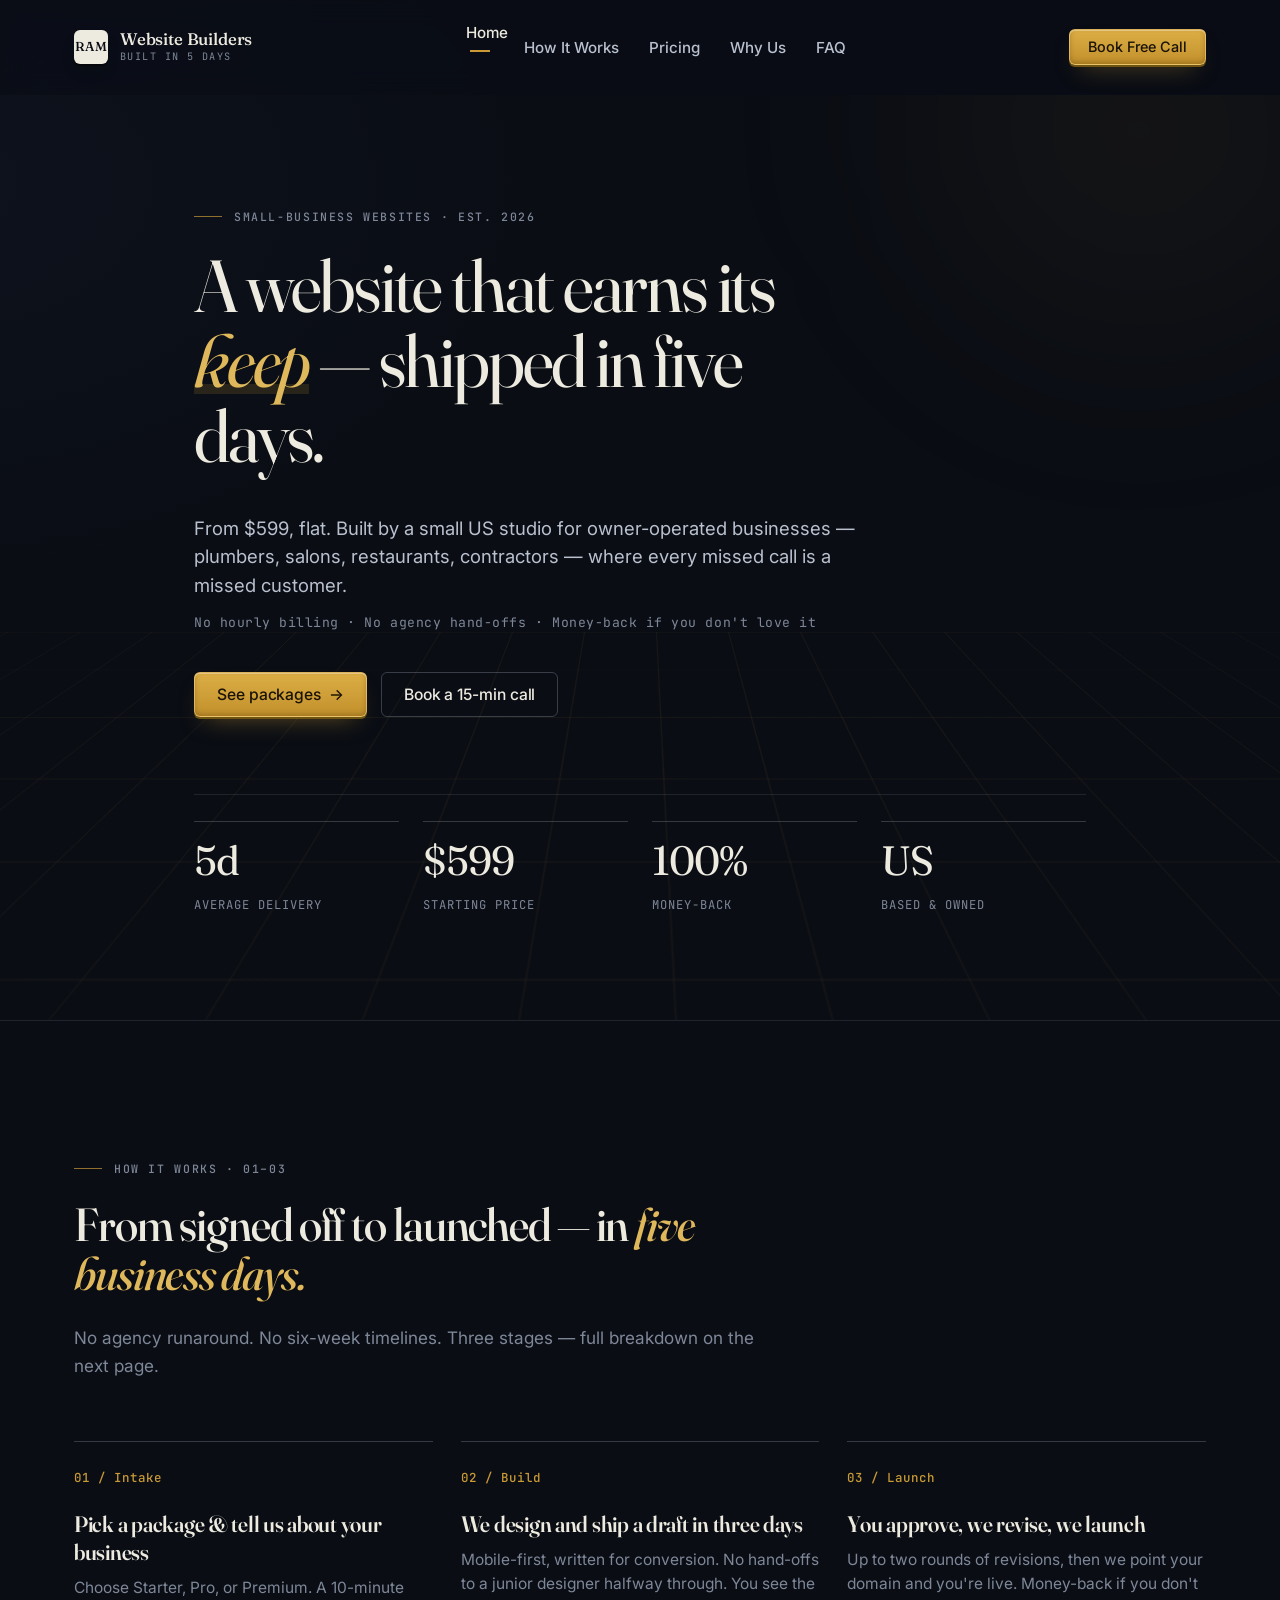
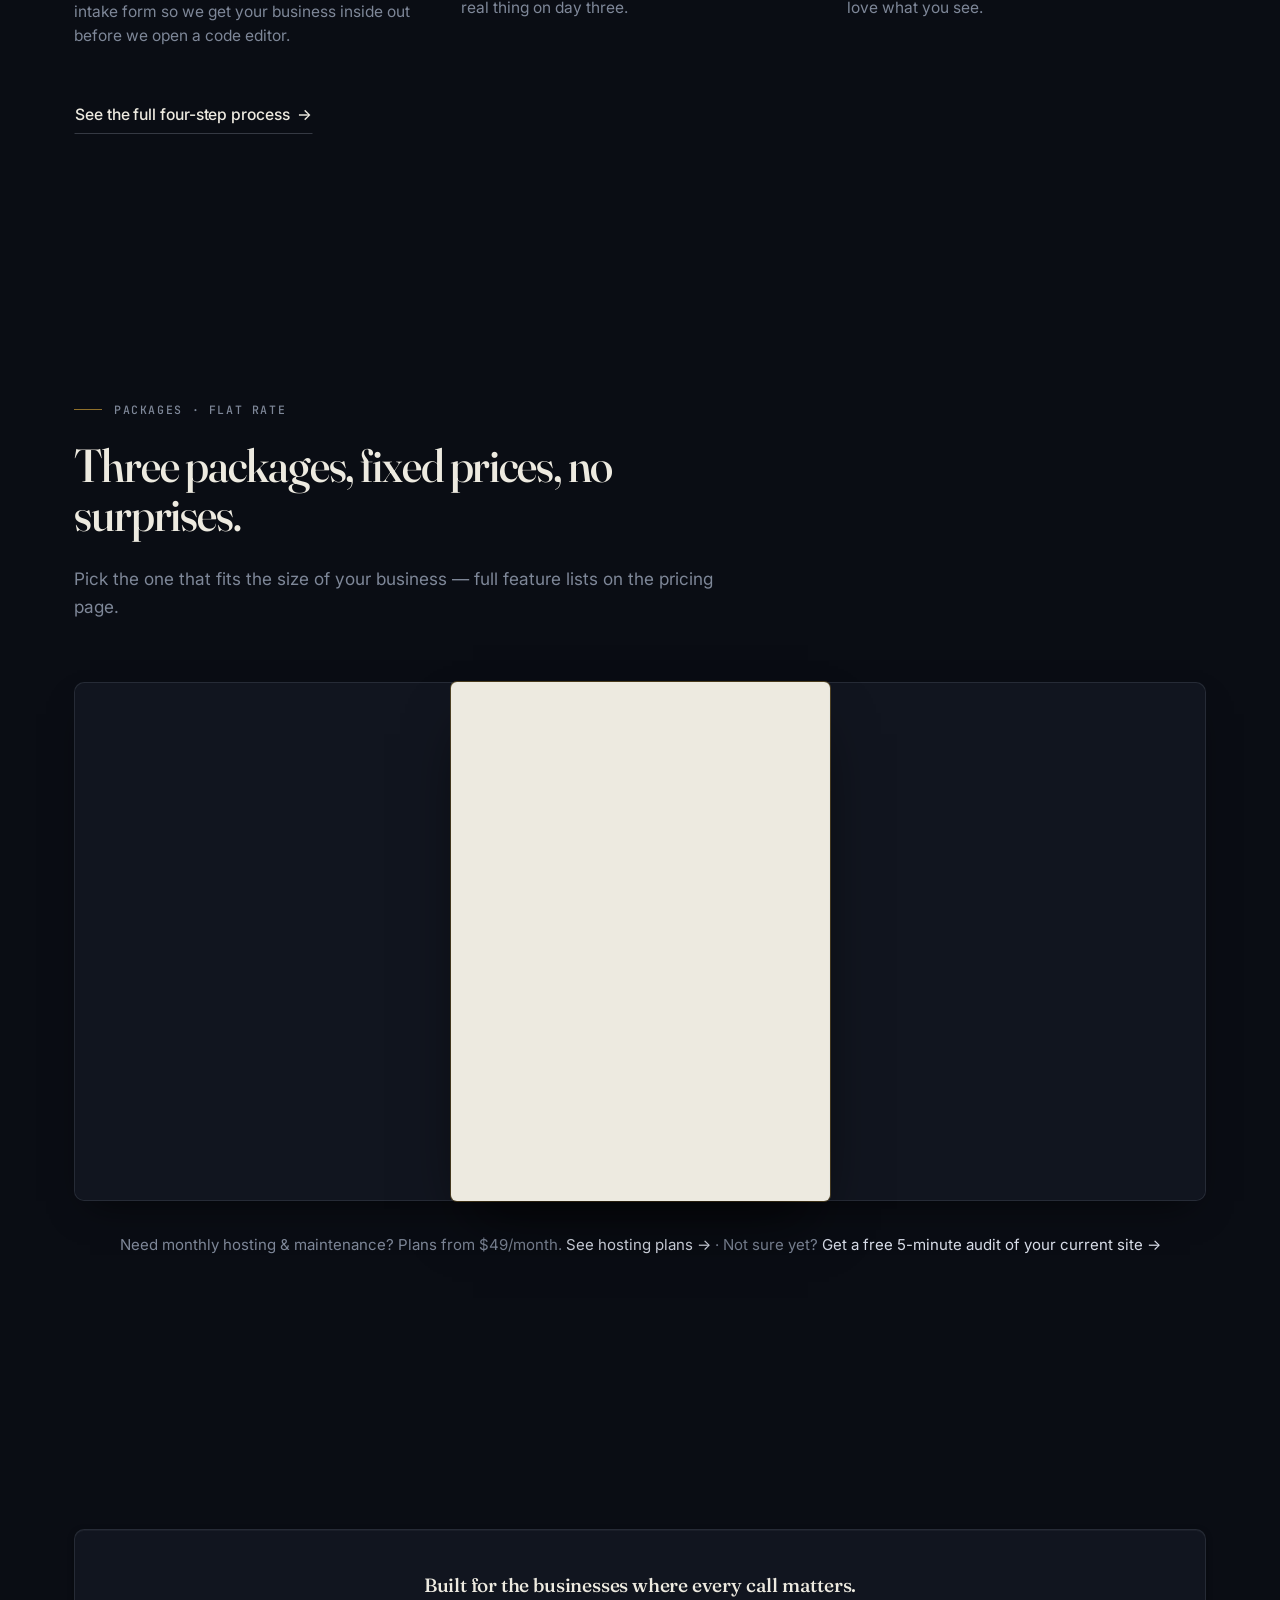
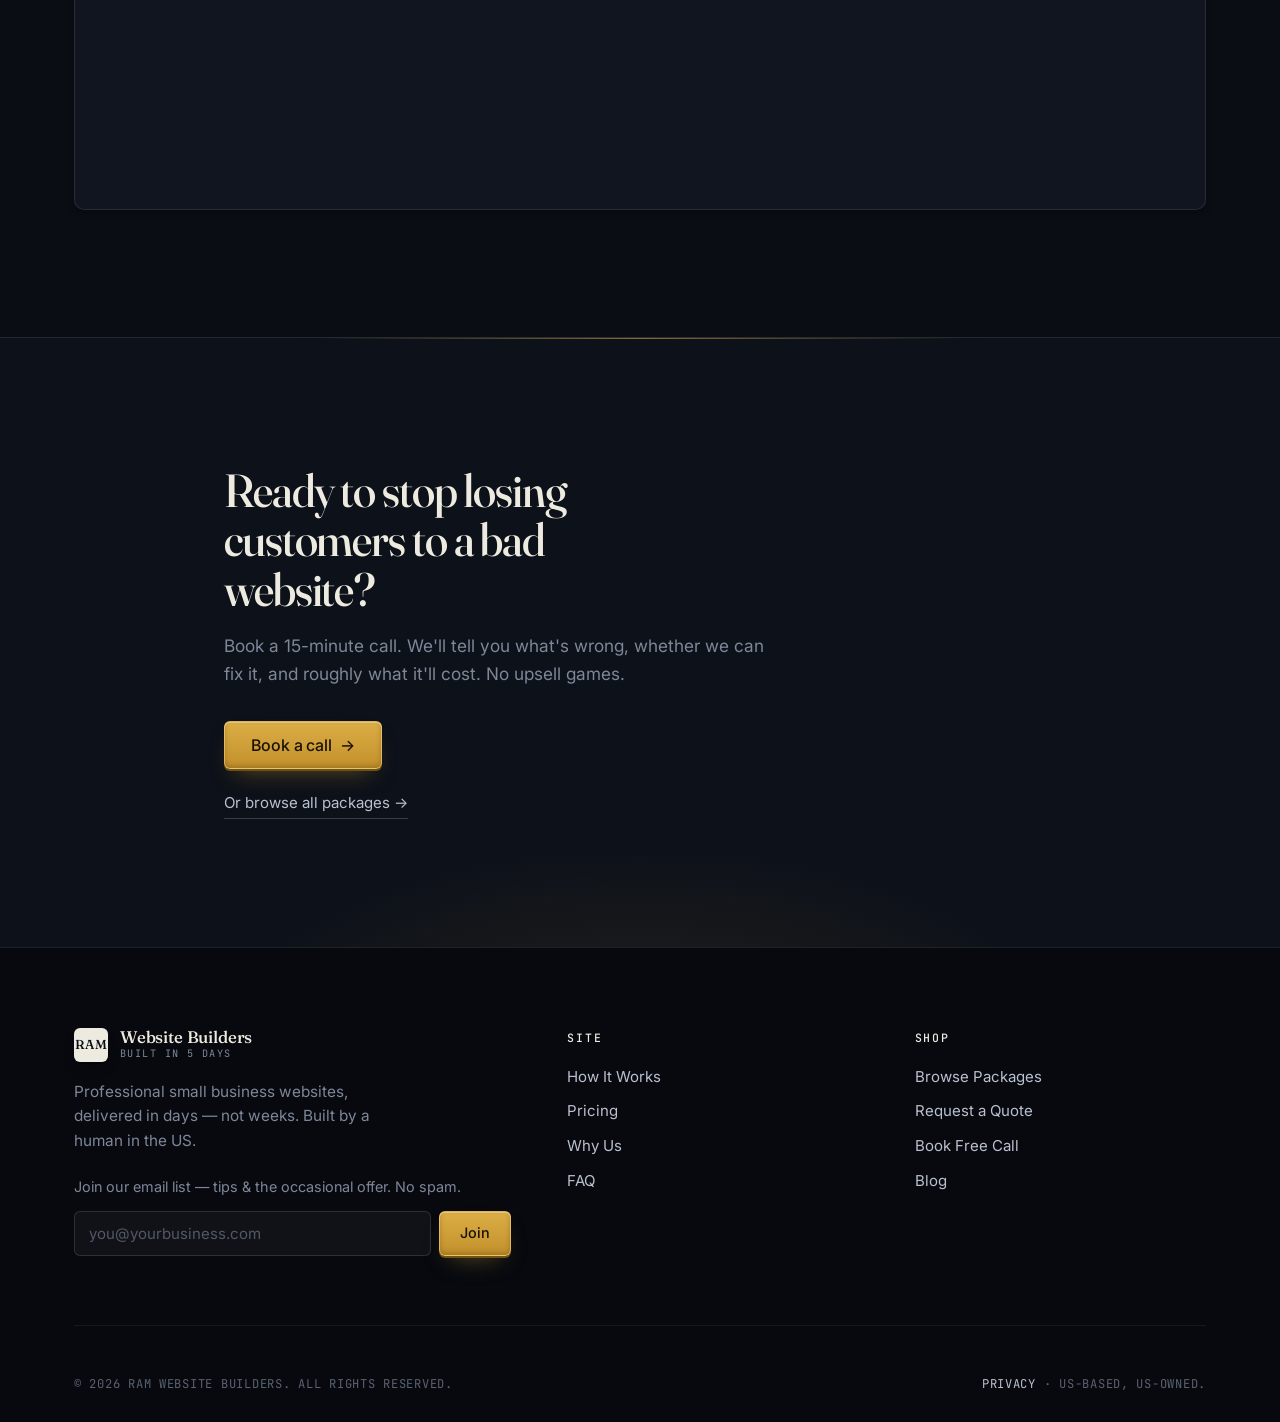
<file: index.html>
<!DOCTYPE html>
<html lang="en">
<head>
<meta charset="UTF-8">
<meta name="viewport" content="width=device-width, initial-scale=1.0">
<title>RAM Website Builders — Professional Websites Built in 5 Days, From $599</title>
<meta name="description" content="RAM Website Builders is the shop for professional small business websites — built in 5 business days for $599. Mobile-optimized, fast, money-back guaranteed.">
<meta property="og:title" content="RAM Website Builders — Professional Websites Built in 5 Days">
<meta property="og:description" content="Professional small business websites built in 5 business days. From $599. Money-back guaranteed.">
<meta property="og:type" content="website">
<meta name="twitter:card" content="summary_large_image">
<link rel="canonical" href="https://ramwebsites.com/">
<meta property="og:url" content="https://ramwebsites.com/">
<meta property="og:site_name" content="RAM Website Builders">
<meta property="og:image" content="https://ramwebsites.com/assets/og-image.png">
<meta property="og:image:width" content="1200">
<meta property="og:image:height" content="630">
<meta name="twitter:image" content="https://ramwebsites.com/assets/og-image.png">
<link rel="icon" type="image/svg+xml" href="/assets/favicon.svg">
<link rel="preconnect" href="https://fonts.googleapis.com">
<link rel="preconnect" href="https://fonts.gstatic.com" crossorigin>
<link href="https://fonts.googleapis.com/css2?family=Fraunces:ital,opsz,wght@0,9..144,400..600;1,9..144,400..600&family=Inter:wght@400;500;600&family=JetBrains+Mono:wght@400;500&display=swap" rel="stylesheet">
<link rel="stylesheet" href="/assets/style.css?v=6">
<script type="application/ld+json">
{
 "@context": "https://schema.org",
 "@type": "ProfessionalService",
 "name": "RAM Website Builders",
 "url": "https://ramwebsites.com/",
 "description": "Professional small-business websites built in 5 business days, from $599 flat. Mobile-first, money-back guaranteed. US-based and US-owned.",
 "email": "richard.harmon8976@gmail.com",
 "priceRange": "$599-$1,799",
 "areaServed": {
  "@type": "Country",
  "name": "United States"
 },
 "makesOffer": [
  {
   "@type": "Offer",
   "name": "Starter Website Package",
   "price": "599",
   "priceCurrency": "USD",
   "description": "Five-page custom website delivered in 5 business days. Mobile-first design, contact form, basic SEO, money-back guarantee."
  },
  {
   "@type": "Offer",
   "name": "Pro Website Package",
   "price": "999",
   "priceCurrency": "USD",
   "description": "Up to 10 pages delivered in 10 business days. Professional copywriting, Google Business Profile setup, logo refresh, two revision rounds."
  },
  {
   "@type": "Offer",
   "name": "Premium Website Package",
   "price": "1799",
   "priceCurrency": "USD",
   "description": "Up to 20 pages delivered in 14 business days. Full-site copywriting, blog setup with four launch posts, local SEO, email integration."
  }
 ]
}
</script>
</head>
<body>

<header class="nav" id="nav">
  <div class="nav-inner">
    <a href="/" class="brand" aria-label="RAM Website Builders home">
      <span class="brand-mark" aria-hidden="true">RAM</span>
      <span class="brand-text">
        <strong>Website Builders</strong>
        <span>Built in 5 Days</span>
      </span>
    </a>
    <button class="nav-toggle" aria-label="Open menu" aria-expanded="false">
      <svg viewBox="0 0 24 24" fill="none" stroke="currentColor" stroke-width="2" stroke-linecap="round" stroke-linejoin="round"><line x1="3" y1="6" x2="21" y2="6"/><line x1="3" y1="12" x2="21" y2="12"/><line x1="3" y1="18" x2="21" y2="18"/></svg>
    </button>
    <ul class="nav-links">
      <li><a href="/">Home</a></li>
      <li><a href="/how-it-works/">How It Works</a></li>
      <li><a href="/pricing/">Pricing</a></li>
      <li><a href="/why-us/">Why Us</a></li>
      <li><a href="/faq/">FAQ</a></li>
    </ul>
    <a href="/contact/#book" class="btn btn-primary nav-cta">Book Free Call</a>
  </div>
</header>

<main>

<section class="hero">
  <div class="container hero-inner">
    <span class="eyebrow">Small-business websites · est. 2026</span>
    <h1>A website that earns its <span class="underlined">keep</span> — shipped in five days.</h1>
    <p class="hero-sub">From $599, flat. Built by a small US studio for owner-operated businesses — plumbers, salons, restaurants, contractors — where every missed call is a missed customer.</p>
    <p class="hero-meta">No hourly billing · No agency hand-offs · Money-back if you don't love it</p>
    <div class="hero-ctas">
      <a href="/pricing/" class="btn btn-primary btn-arrow">See packages</a>
      <a href="/contact/#book" class="btn btn-secondary">Book a 15-min call</a>
    </div>

    <div class="hero-rule reveal">
      <div class="trust-stat"><strong>5d</strong><span>Average delivery</span></div>
      <div class="trust-stat"><strong>$599</strong><span>Starting price</span></div>
      <div class="trust-stat"><strong>100%</strong><span>Money-back</span></div>
      <div class="trust-stat"><strong>US</strong><span>Based &amp; owned</span></div>
    </div>
  </div>
</section>

<section>
  <div class="container">
    <div class="section-head reveal">
      <span class="eyebrow">How it works · 01–03</span>
      <h2>From signed off to launched — in <em>five business days.</em></h2>
      <p>No agency runaround. No six-week timelines. Three stages — full breakdown on the next page.</p>
    </div>
    <div class="steps reveal" style="grid-template-columns:repeat(3,1fr);">
      <div class="step">
        <span class="step-num">01 / Intake</span>
        <h3>Pick a package &amp; tell us about your business</h3>
        <p>Choose Starter, Pro, or Premium. A 10-minute intake form so we get your business inside out before we open a code editor.</p>
      </div>
      <div class="step">
        <span class="step-num">02 / Build</span>
        <h3>We design and ship a draft in three days</h3>
        <p>Mobile-first, written for conversion. No hand-offs to a junior designer halfway through. You see the real thing on day three.</p>
      </div>
      <div class="step">
        <span class="step-num">03 / Launch</span>
        <h3>You approve, we revise, we launch</h3>
        <p>Up to two rounds of revisions, then we point your domain and you're live. Money-back if you don't love what you see.</p>
      </div>
    </div>
    <div style="margin-top:48px;">
      <a href="/how-it-works/" class="btn btn-ghost btn-arrow">See the full four-step process</a>
    </div>
  </div>
</section>

<section>
  <div class="container">
    <div class="section-head reveal">
      <span class="eyebrow">Packages · flat rate</span>
      <h2>Three packages, fixed prices, no surprises.</h2>
      <p>Pick the one that fits the size of your business — full feature lists on the pricing page.</p>
    </div>

    <div class="pricing reveal">
      <div class="tier">
        <div class="tier-name">Starter</div>
        <div class="tier-price"><strong>$599</strong><span>one-time</span></div>
        <p class="tier-tagline">A clean, fast five-page site that wins more calls.</p>
        <ul>
          <li>Delivered in 5 days</li>
          <li>5-page custom website</li>
          <li>Mobile-first design</li>
          <li>Contact form &amp; basic SEO</li>
          <li>Money-back guarantee</li>
        </ul>
        <a href="/pricing/#starter" class="btn btn-secondary btn-arrow">Full details</a>
      </div>

      <div class="tier featured">
        <span class="tier-badge">Most chosen</span>
        <div class="tier-name">Pro</div>
        <div class="tier-price"><strong>$999</strong><span>one-time</span></div>
        <p class="tier-tagline">Up to ten pages, copy included, Google Business set up properly.</p>
        <ul>
          <li>Delivered in 10 days</li>
          <li>Up to 10 pages</li>
          <li>Professional copywriting</li>
          <li>Google Business Profile setup</li>
          <li>Logo refresh &amp; two revision rounds</li>
        </ul>
        <a href="/pricing/#pro" class="btn btn-secondary btn-arrow">Full details</a>
      </div>

      <div class="tier">
        <div class="tier-name">Premium</div>
        <div class="tier-price"><strong>$1,799</strong><span>one-time</span></div>
        <p class="tier-tagline">Full-service — copy, blog, local SEO, email integration.</p>
        <ul>
          <li>Delivered in 14 days</li>
          <li>Up to 20 pages</li>
          <li>Full-site copywriting</li>
          <li>Blog setup &amp; four launch posts</li>
          <li>Local SEO &amp; email integration</li>
        </ul>
        <a href="/pricing/#premium" class="btn btn-secondary btn-arrow">Full details</a>
      </div>
    </div>
    <p class="pricing-foot">Need monthly hosting &amp; maintenance? Plans from $49/month. <a href="/pricing/#hosting">See hosting plans →</a> · Not sure yet? <a href="/audit/">Get a free 5-minute audit of your current site →</a></p>
  </div>
</section>

<section>
  <div class="container">
    <div class="proof reveal">
      <strong>Built for the businesses where every call matters.</strong>
      <p class="muted" style="margin:10px 0 0; max-width:48ch;">We work with owner-operated US small businesses. The first five customers get featured on this page.</p>
      <div class="industries">
        <span>Plumbers</span>
        <span>HVAC</span>
        <span>Roofers</span>
        <span>Electricians</span>
        <span>Landscapers</span>
        <span>Auto repair</span>
        <span>Salons</span>
        <span>Restaurants</span>
        <span>Food trucks</span>
        <span>Fitness studios</span>
        <span>Dog groomers</span>
        <span>Contractors</span>
      </div>
    </div>
  </div>
</section>

<section class="final-cta">
  <div class="container">
    <h2>Ready to stop losing customers to a bad website?</h2>
    <p>Book a 15-minute call. We'll tell you what's wrong, whether we can fix it, and roughly what it'll cost. No upsell games.</p>
    <a href="/contact/#book" class="btn btn-primary btn-arrow">Book a call</a>
    <div><a href="https://ram-website-builders.myshopify.com/" class="secondary-link">Or browse all packages →</a></div>
  </div>
</section>

</main>

<footer class="footer">
  <div class="container">
    <div class="footer-grid">
      <div>
        <a href="/" class="brand">
          <span class="brand-mark">RAM</span>
          <span class="brand-text">
            <strong>Website Builders</strong>
            <span>Built in 5 Days</span>
          </span>
        </a>
        <p class="tagline">Professional small business websites, delivered in days — not weeks. Built by a human in the US.</p>
        <div class="footer-newsletter">
          <p>Join our email list — tips &amp; the occasional offer. No spam.</p>
          <form class="newsletter-form" action="https://formsubmit.co/ajax/richard.harmon8976@gmail.com" method="POST"
                data-mailform data-success="You're on the list — thanks!">
            <input type="hidden" name="_subject" value="New email-list signup from ramwebsites.com">
            <input type="hidden" name="_template" value="table">
            <input type="hidden" name="_captcha" value="false">
            <input type="text" name="_honey" class="form-hp" tabindex="-1" autocomplete="off" aria-hidden="true">
            <input type="email" name="email" required autocomplete="email" placeholder="you@yourbusiness.com" aria-label="Your email address">
            <button type="submit" class="btn btn-primary">Join</button>
          </form>
          <p class="form-status" role="status" aria-live="polite"></p>
        </div>
      </div>
      <div>
        <h5>Site</h5>
        <ul>
          <li><a href="/how-it-works/">How It Works</a></li>
          <li><a href="/pricing/">Pricing</a></li>
          <li><a href="/why-us/">Why Us</a></li>
          <li><a href="/faq/">FAQ</a></li>
        </ul>
      </div>
      <div>
        <h5>Shop</h5>
        <ul>
          <li><a href="https://ram-website-builders.myshopify.com/">Browse Packages</a></li>
          <li><a href="https://ram-website-builders.myshopify.com/pages/request-a-quote">Request a Quote</a></li>
          <li><a href="/contact/#book">Book Free Call</a></li>
          <li><a href="https://ram-website-builders.myshopify.com/blogs/news">Blog</a></li>
        </ul>
      </div>
    </div>
    <div class="footer-bottom">
      <span>&copy; 2026 RAM Website Builders. All rights reserved.</span>
      <span><a href="/privacy/">Privacy</a> · US-based, US-owned.</span>
    </div>
  </div>
</footer>

<script src="/assets/main.js?v=6"></script>
</body>
</html>
</file>
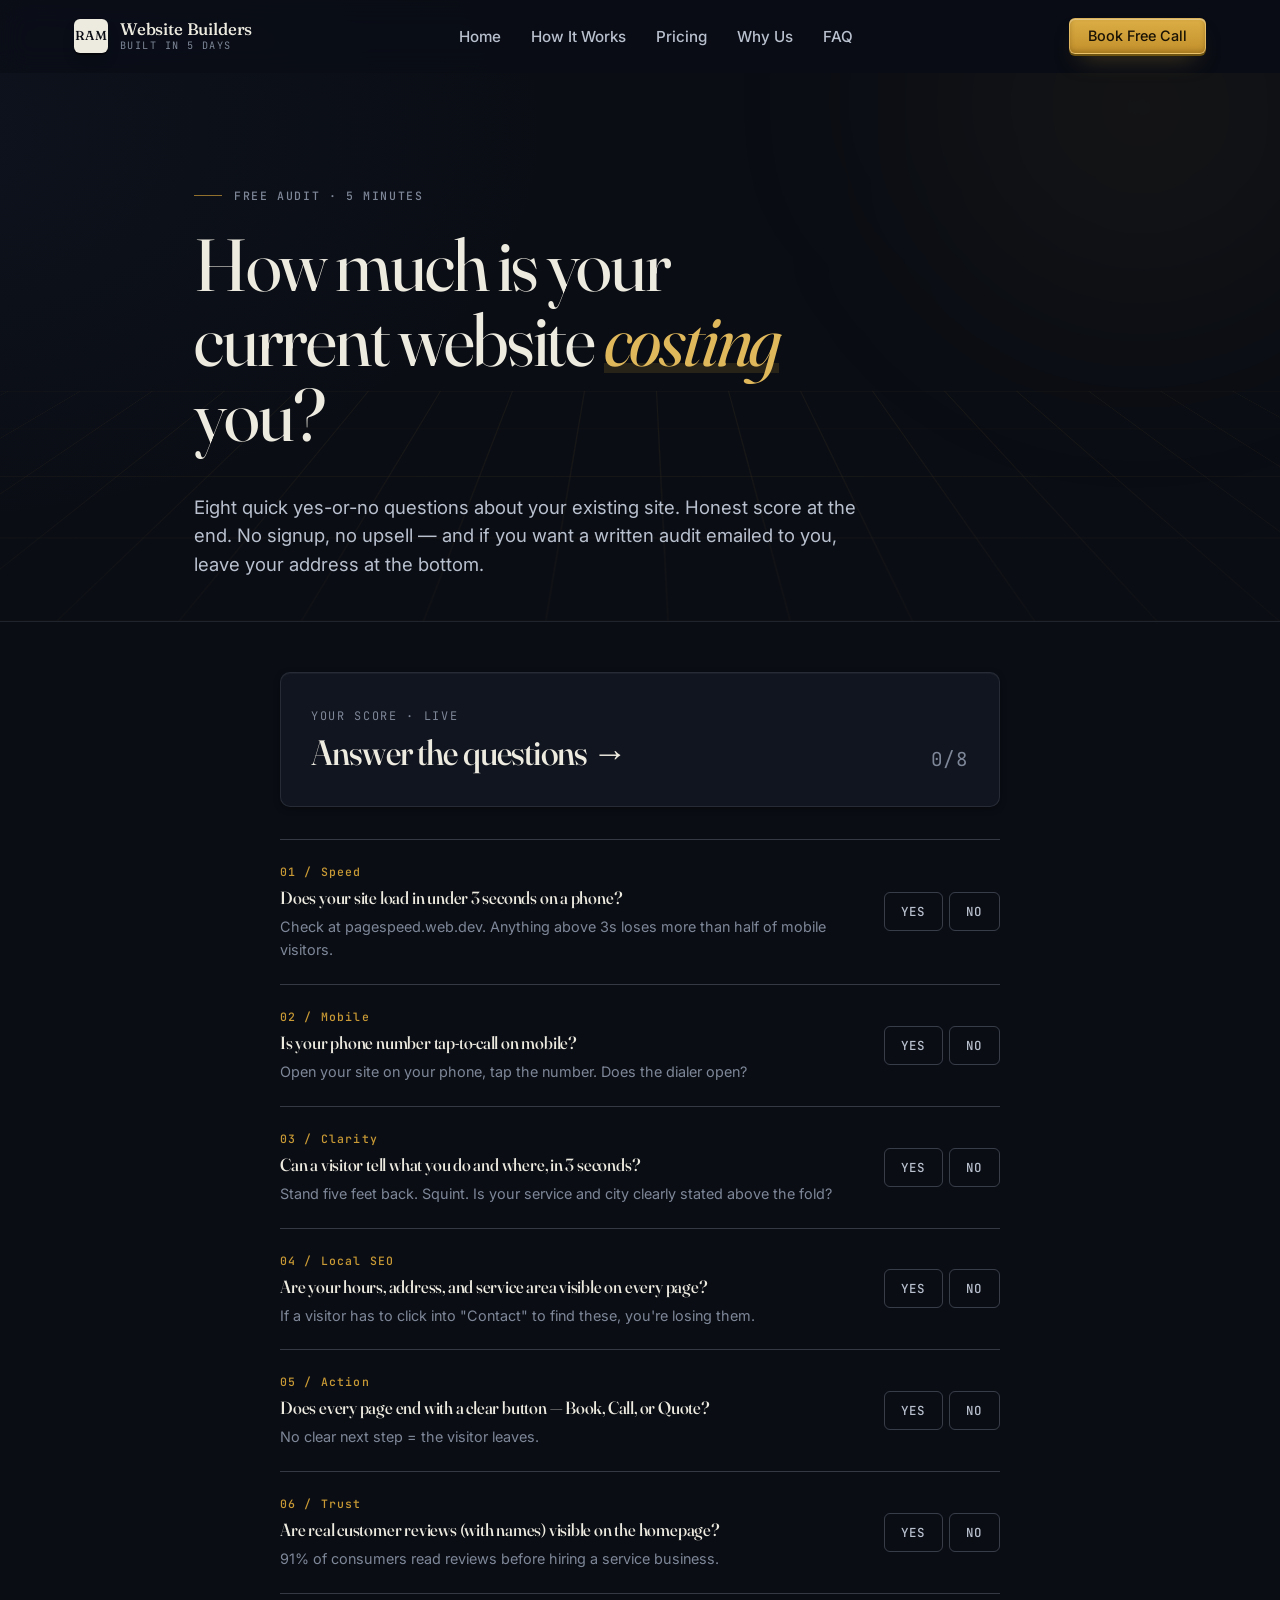
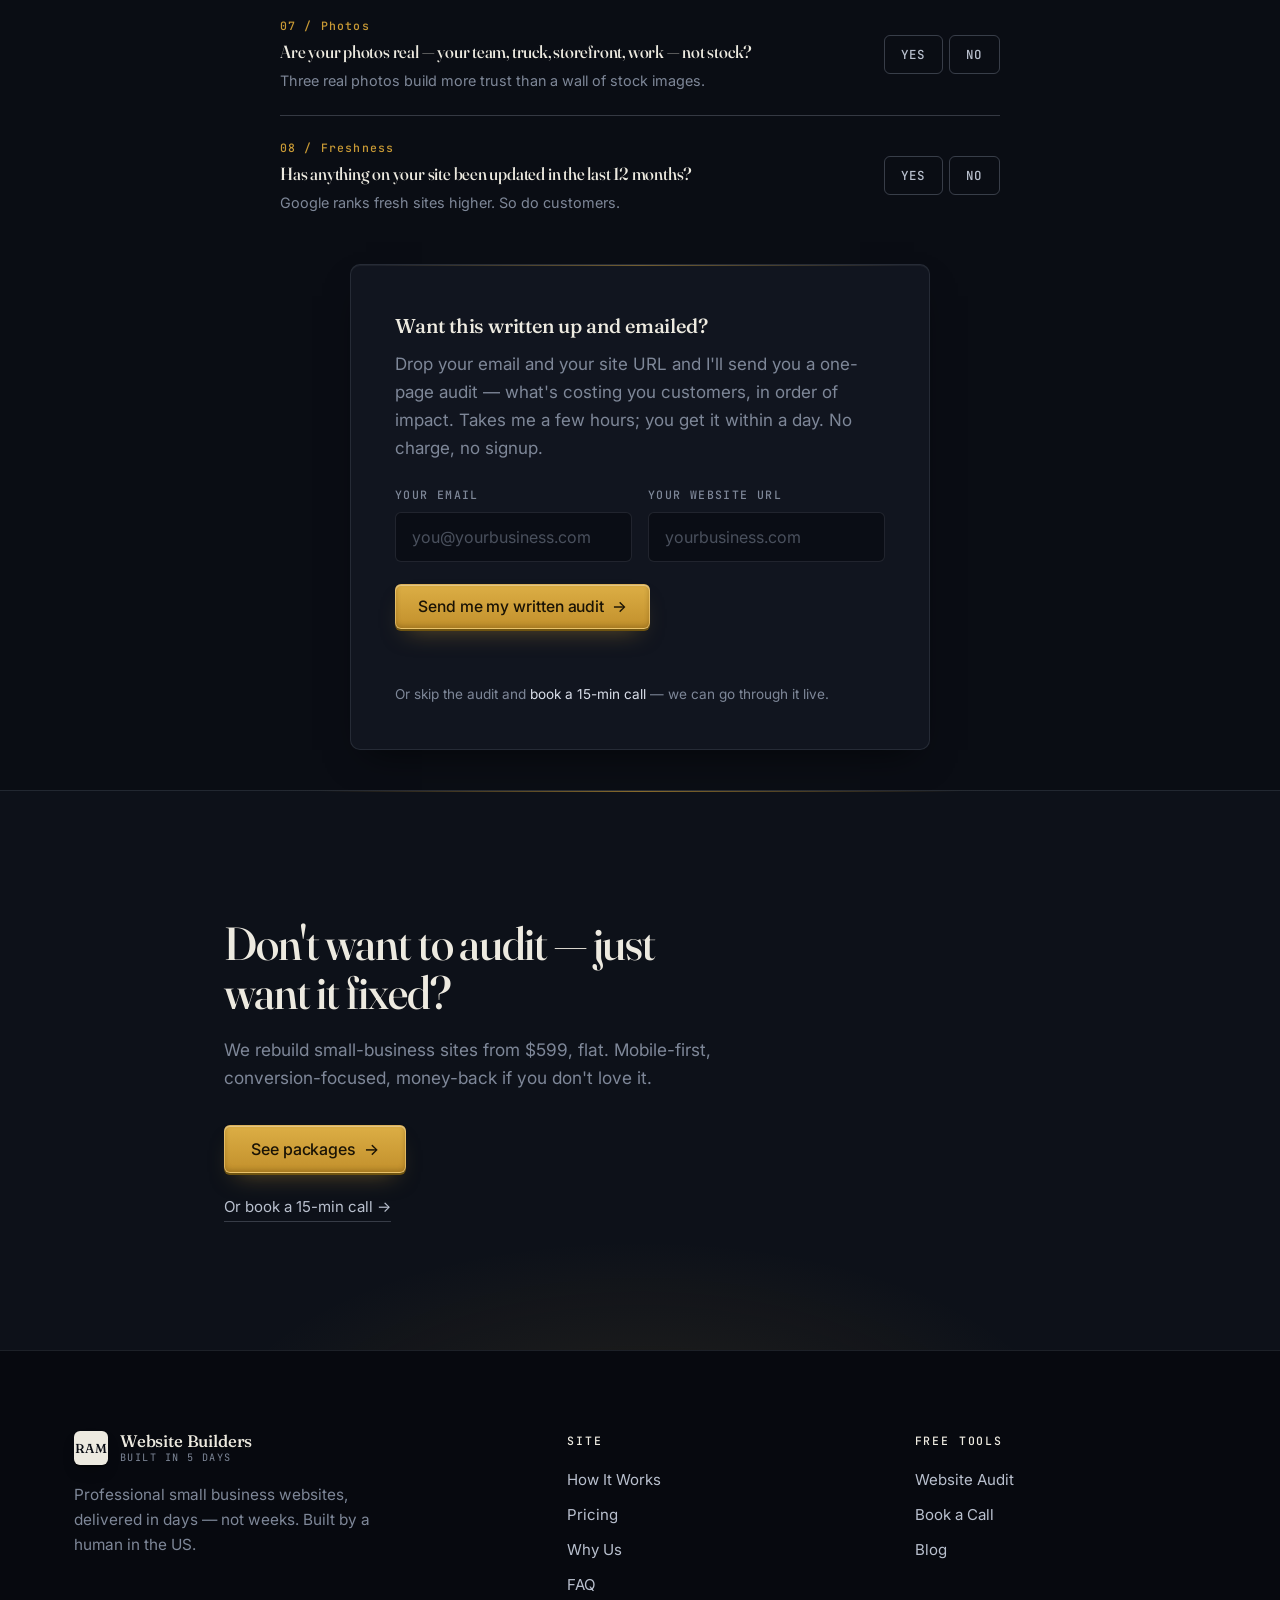
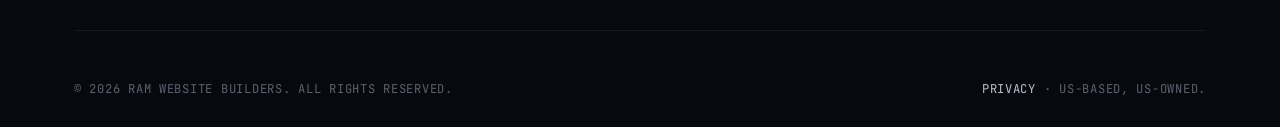
<file: audit/index.html>
<!DOCTYPE html>
<html lang="en">
<head>
<meta charset="UTF-8">
<meta name="viewport" content="width=device-width, initial-scale=1.0">
<title>Free 5-Minute Website Audit | RAM Website Builders</title>
<meta name="description" content="Answer 8 quick yes/no questions. Get an honest score on what your current website is doing right and what's costing you customers. Free, instant, no signup.">
<meta property="og:title" content="Free 5-Minute Website Audit — RAM Website Builders">
<meta property="og:description" content="Answer 8 quick yes/no questions. Get an honest score on what's costing your business customers.">
<meta property="og:type" content="website">
<meta name="twitter:card" content="summary_large_image">
<link rel="canonical" href="https://ramwebsites.com/audit/">
<meta property="og:url" content="https://ramwebsites.com/audit/">
<meta property="og:site_name" content="RAM Website Builders">
<meta property="og:image" content="https://ramwebsites.com/assets/og-image.png">
<meta property="og:image:width" content="1200">
<meta property="og:image:height" content="630">
<meta name="twitter:image" content="https://ramwebsites.com/assets/og-image.png">
<link rel="icon" type="image/svg+xml" href="/assets/favicon.svg">
<link rel="preconnect" href="https://fonts.googleapis.com">
<link rel="preconnect" href="https://fonts.gstatic.com" crossorigin>
<link href="https://fonts.googleapis.com/css2?family=Fraunces:ital,opsz,wght@0,9..144,400..600;1,9..144,400..600&family=Inter:wght@400;500;600&family=JetBrains+Mono:wght@400;500&display=swap" rel="stylesheet">
<link rel="stylesheet" href="/assets/style.css?v=6">
<style>
  .audit { max-width: 720px; margin: 0 auto; }
  .audit-q {
    border-top: 1px solid var(--rule);
    padding: 22px 0;
    display: grid;
    grid-template-columns: 1fr auto;
    gap: 16px 24px;
    align-items: center;
  }
  .audit-q:last-of-type { border-bottom: 1px solid var(--rule); }
  .audit-q h3 { margin: 0; font-size: 1.1rem; font-weight: 500; }
  .audit-q .qnum {
    font-family: var(--font-mono);
    font-size: .72rem;
    font-weight: 500;
    color: var(--gold);
    letter-spacing: .1em;
    display: block;
    margin-bottom: 6px;
  }
  .audit-q .hint { color: var(--text-light); font-size: .9rem; margin: 6px 0 0; }
  .yn { display: inline-flex; gap: 6px; }
  .yn button {
    font-family: var(--font-mono);
    font-size: .78rem;
    font-weight: 500;
    letter-spacing: .12em;
    text-transform: uppercase;
    padding: 10px 16px;
    border-radius: var(--radius-sm);
    border: 1px solid var(--border-strong);
    background: transparent;
    color: var(--text);
    cursor: pointer;
    transition: all .18s var(--ease);
  }
  .yn button:hover { border-color: var(--gold); color: var(--gold-light); }
  .yn button.on[data-v="yes"] { background: rgba(170, 200, 140, .12); border-color: rgba(170, 200, 140, .5); color: #B8D69A; }
  .yn button.on[data-v="no"] { background: rgba(224, 123, 123, .12); border-color: rgba(224, 123, 123, .5); color: #E07B7B; }

  .audit-meter {
    margin: 40px 0 32px;
    padding: 28px 30px;
    background: var(--paper);
    border: 1px solid var(--border);
    border-radius: var(--radius);
    box-shadow: var(--shadow-sm);
    display: grid;
    grid-template-columns: 1fr auto;
    align-items: center;
    gap: 24px;
  }
  .audit-meter .label { font-family: var(--font-mono); font-size: .74rem; color: var(--text-light); letter-spacing: .14em; text-transform: uppercase; margin-bottom: 8px; }
  .audit-meter h2 { font-size: clamp(1.6rem, 3vw, 2.2rem); margin: 0; color: var(--navy); }
  .audit-meter .score {
    font-family: var(--font-display);
    font-size: clamp(3.4rem, 6vw, 4.8rem);
    font-weight: 400;
    color: var(--gold-light);
    line-height: 1;
    letter-spacing: -0.03em;
  }
  .audit-meter .score span { font-size: 1.2rem; color: var(--text-light); font-family: var(--font-mono); letter-spacing: .04em; }

  .audit-result {
    margin: 0 0 40px;
    padding: 24px 26px;
    background: transparent;
    border-left: 3px solid var(--gold);
    color: var(--text);
    font-size: 1.02rem;
    line-height: 1.6;
    display: none;
  }
  .audit-result.show { display: block; }

  @media (max-width: 540px) {
    .audit-q { grid-template-columns: 1fr; gap: 14px; }
    .audit-meter { grid-template-columns: 1fr; text-align: left; gap: 16px; }
  }
</style>
</head>
<body>

<header class="nav" id="nav">
  <div class="nav-inner">
    <a href="/" class="brand" aria-label="RAM Website Builders home">
      <span class="brand-mark" aria-hidden="true">RAM</span>
      <span class="brand-text">
        <strong>Website Builders</strong>
        <span>Built in 5 Days</span>
      </span>
    </a>
    <button class="nav-toggle" aria-label="Open menu" aria-expanded="false">
      <svg viewBox="0 0 24 24" fill="none" stroke="currentColor" stroke-width="2" stroke-linecap="round" stroke-linejoin="round"><line x1="3" y1="6" x2="21" y2="6"/><line x1="3" y1="12" x2="21" y2="12"/><line x1="3" y1="18" x2="21" y2="18"/></svg>
    </button>
    <ul class="nav-links">
      <li><a href="/">Home</a></li>
      <li><a href="/how-it-works/">How It Works</a></li>
      <li><a href="/pricing/">Pricing</a></li>
      <li><a href="/why-us/">Why Us</a></li>
      <li><a href="/faq/">FAQ</a></li>
    </ul>
    <a href="/contact/#book" class="btn btn-primary nav-cta">Book Free Call</a>
  </div>
</header>

<main>

<section class="hero" style="padding-bottom:30px;">
  <div class="container hero-inner">
    <span class="eyebrow">Free Audit · 5 minutes</span>
    <h1>How much is your current website <span class="underlined">costing</span> you?</h1>
    <p class="hero-sub">Eight quick yes-or-no questions about your existing site. Honest score at the end. No signup, no upsell — and if you want a written audit emailed to you, leave your address at the bottom.</p>
  </div>
</section>

<section style="padding-top:10px; padding-bottom:40px;">
  <div class="container">
    <div class="audit reveal" id="audit">

      <div class="audit-meter">
        <div>
          <div class="label">Your score · live</div>
          <h2 id="meter-h">Answer the questions →</h2>
        </div>
        <div class="score"><span id="meter-score">0</span><span>/8</span></div>
      </div>

      <div class="audit-q" data-q="1">
        <div>
          <span class="qnum">01 / Speed</span>
          <h3>Does your site load in under 3 seconds on a phone?</h3>
          <p class="hint">Check at pagespeed.web.dev. Anything above 3s loses more than half of mobile visitors.</p>
        </div>
        <div class="yn"><button data-v="yes">Yes</button><button data-v="no">No</button></div>
      </div>

      <div class="audit-q" data-q="2">
        <div>
          <span class="qnum">02 / Mobile</span>
          <h3>Is your phone number tap-to-call on mobile?</h3>
          <p class="hint">Open your site on your phone, tap the number. Does the dialer open?</p>
        </div>
        <div class="yn"><button data-v="yes">Yes</button><button data-v="no">No</button></div>
      </div>

      <div class="audit-q" data-q="3">
        <div>
          <span class="qnum">03 / Clarity</span>
          <h3>Can a visitor tell what you do and where, in 3 seconds?</h3>
          <p class="hint">Stand five feet back. Squint. Is your service and city clearly stated above the fold?</p>
        </div>
        <div class="yn"><button data-v="yes">Yes</button><button data-v="no">No</button></div>
      </div>

      <div class="audit-q" data-q="4">
        <div>
          <span class="qnum">04 / Local SEO</span>
          <h3>Are your hours, address, and service area visible on every page?</h3>
          <p class="hint">If a visitor has to click into "Contact" to find these, you're losing them.</p>
        </div>
        <div class="yn"><button data-v="yes">Yes</button><button data-v="no">No</button></div>
      </div>

      <div class="audit-q" data-q="5">
        <div>
          <span class="qnum">05 / Action</span>
          <h3>Does every page end with a clear button — Book, Call, or Quote?</h3>
          <p class="hint">No clear next step = the visitor leaves.</p>
        </div>
        <div class="yn"><button data-v="yes">Yes</button><button data-v="no">No</button></div>
      </div>

      <div class="audit-q" data-q="6">
        <div>
          <span class="qnum">06 / Trust</span>
          <h3>Are real customer reviews (with names) visible on the homepage?</h3>
          <p class="hint">91% of consumers read reviews before hiring a service business.</p>
        </div>
        <div class="yn"><button data-v="yes">Yes</button><button data-v="no">No</button></div>
      </div>

      <div class="audit-q" data-q="7">
        <div>
          <span class="qnum">07 / Photos</span>
          <h3>Are your photos real — your team, truck, storefront, work — not stock?</h3>
          <p class="hint">Three real photos build more trust than a wall of stock images.</p>
        </div>
        <div class="yn"><button data-v="yes">Yes</button><button data-v="no">No</button></div>
      </div>

      <div class="audit-q" data-q="8">
        <div>
          <span class="qnum">08 / Freshness</span>
          <h3>Has anything on your site been updated in the last 12 months?</h3>
          <p class="hint">Google ranks fresh sites higher. So do customers.</p>
        </div>
        <div class="yn"><button data-v="yes">Yes</button><button data-v="no">No</button></div>
      </div>

      <div class="audit-result" id="audit-result" role="status" aria-live="polite"></div>

      <div class="form-card" style="margin-top: 28px;">
        <p style="font-family: var(--font-display); font-size: 1.25rem; font-weight: 500; color: var(--navy); margin: 0 0 8px; letter-spacing: -0.01em;">Want this written up and emailed?</p>
        <p style="color: var(--text-light); margin: 0 0 22px;">Drop your email and your site URL and I'll send you a one-page audit — what's costing you customers, in order of impact. Takes me a few hours; you get it within a day. No charge, no signup.</p>
        <form class="form" action="https://formsubmit.co/ajax/richard.harmon8976@gmail.com" method="POST"
              data-mailform data-success="Got it — your audit request is in. I'll email you back within a day with a full written audit.">
          <input type="hidden" name="_subject" value="New website-audit request from ramwebsites.com">
          <input type="hidden" name="_template" value="table">
          <input type="hidden" name="_captcha" value="false">
          <input type="text" name="_honey" class="form-hp" tabindex="-1" autocomplete="off" aria-hidden="true">
          <input type="hidden" name="audit_score" id="audit-score-field" value="">
          <input type="hidden" name="audit_answers" id="audit-answers-field" value="">

          <div class="form-row">
            <div class="field">
              <label for="a-email">Your email</label>
              <input id="a-email" type="email" name="email" required autocomplete="email" placeholder="you@yourbusiness.com">
            </div>
            <div class="field">
              <label for="a-site">Your website URL</label>
              <input id="a-site" type="text" name="website" required placeholder="yourbusiness.com">
            </div>
          </div>

          <button type="submit" class="btn btn-primary btn-arrow">Send me my written audit</button>
          <p class="form-status" role="status" aria-live="polite"></p>
          <p class="form-note">Or skip the audit and <a href="/contact/#book">book a 15-min call</a> — we can go through it live.</p>
        </form>
      </div>

    </div>
  </div>
</section>

<section class="final-cta">
  <div class="container">
    <h2>Don't want to audit — just want it fixed?</h2>
    <p>We rebuild small-business sites from $599, flat. Mobile-first, conversion-focused, money-back if you don't love it.</p>
    <a href="/pricing/" class="btn btn-primary btn-arrow">See packages</a>
    <div><a href="/contact/#book" class="secondary-link">Or book a 15-min call →</a></div>
  </div>
</section>

</main>

<footer class="footer">
  <div class="container">
    <div class="footer-grid">
      <div>
        <a href="/" class="brand">
          <span class="brand-mark">RAM</span>
          <span class="brand-text">
            <strong>Website Builders</strong>
            <span>Built in 5 Days</span>
          </span>
        </a>
        <p class="tagline">Professional small business websites, delivered in days — not weeks. Built by a human in the US.</p>
      </div>
      <div>
        <h5>Site</h5>
        <ul>
          <li><a href="/how-it-works/">How It Works</a></li>
          <li><a href="/pricing/">Pricing</a></li>
          <li><a href="/why-us/">Why Us</a></li>
          <li><a href="/faq/">FAQ</a></li>
        </ul>
      </div>
      <div>
        <h5>Free Tools</h5>
        <ul>
          <li><a href="/audit/">Website Audit</a></li>
          <li><a href="/contact/#book">Book a Call</a></li>
          <li><a href="https://ram-website-builders.myshopify.com/blogs/news">Blog</a></li>
        </ul>
      </div>
    </div>
    <div class="footer-bottom">
      <span>&copy; 2026 RAM Website Builders. All rights reserved.</span>
      <span><a href="/privacy/">Privacy</a> · US-based, US-owned.</span>
    </div>
  </div>
</footer>

<script src="/assets/main.js?v=6"></script>
<script>
  (() => {
    const questions = document.querySelectorAll('.audit-q');
    const answers = {};
    const meterScore = document.getElementById('meter-score');
    const meterH = document.getElementById('meter-h');
    const result = document.getElementById('audit-result');
    const scoreField = document.getElementById('audit-score-field');
    const answersField = document.getElementById('audit-answers-field');

    const VERDICTS = [
      { max: 2, h: "Your site is actively losing you customers.", body: "Scoring 0–2 means most of the basics are missing. Every day this stays the same, customers who found your business in Google moved on to a competitor's site. The good news: it's fixable in a week, and it'll pay for itself with the first one or two jobs." },
      { max: 4, h: "Your site is leaking — but it's patchable.", body: "Scoring 3–4 means you've got the foundation but you're losing customers at specific friction points. The fixes are usually mechanical (tap-to-call, clearer hero, real photos) and can be done without a full rebuild." },
      { max: 6, h: "Your site is doing its job, mostly.", body: "Scoring 5–6 is solid. The remaining items are the difference between a site that works and one that performs. Worth tightening if you're serious about growth this year." },
      { max: 8, h: "Your site is doing nearly everything right.", body: "Scoring 7–8 is rare. Either you built it carefully or you hired well. The only thing left is to keep it fresh — Google rewards updates, and a stale site slowly slides." }
    ];

    questions.forEach(q => {
      const buttons = q.querySelectorAll('.yn button');
      buttons.forEach(b => {
        b.addEventListener('click', () => {
          buttons.forEach(x => x.classList.remove('on'));
          b.classList.add('on');
          answers[q.dataset.q] = b.dataset.v;
          render();
        });
      });
    });

    function render() {
      const total = Object.keys(answers).length;
      const yes = Object.values(answers).filter(v => v === 'yes').length;
      meterScore.textContent = yes;
      scoreField.value = yes + '/' + Object.keys(answers).length;
      answersField.value = Object.entries(answers).map(([k, v]) => `Q${k}:${v}`).join(' · ');

      if (total < 8) {
        meterH.textContent = total === 0 ? "Answer the questions →" : `${total}/8 answered · keep going`;
        result.classList.remove('show');
        return;
      }

      const verdict = VERDICTS.find(v => yes <= v.max);
      meterH.textContent = verdict.h;
      result.innerHTML = `<strong style="color: var(--navy); font-family: var(--font-display); font-size: 1.1rem; font-weight: 500;">${verdict.h}</strong><br><br>${verdict.body}`;
      result.classList.add('show');
      result.scrollIntoView({ behavior: 'smooth', block: 'center' });
    }
  })();
</script>
</body>
</html>
</file>
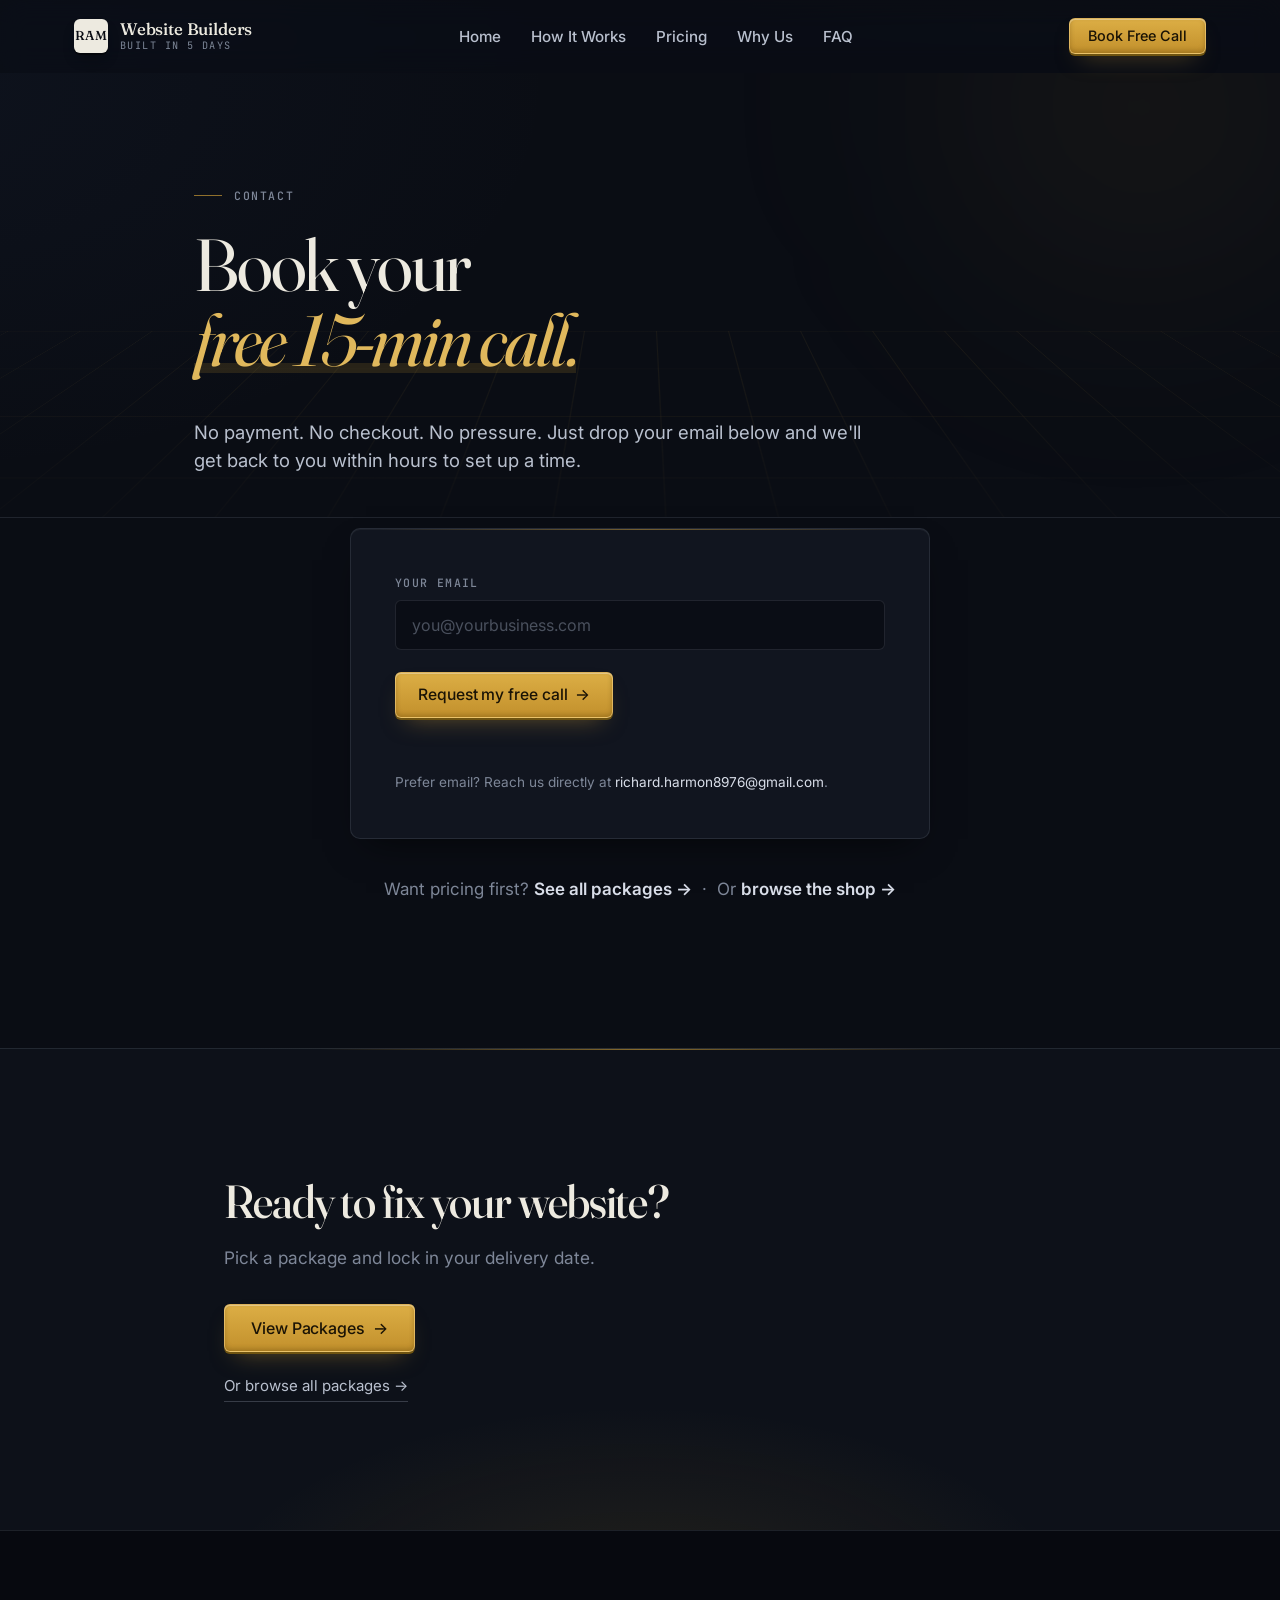
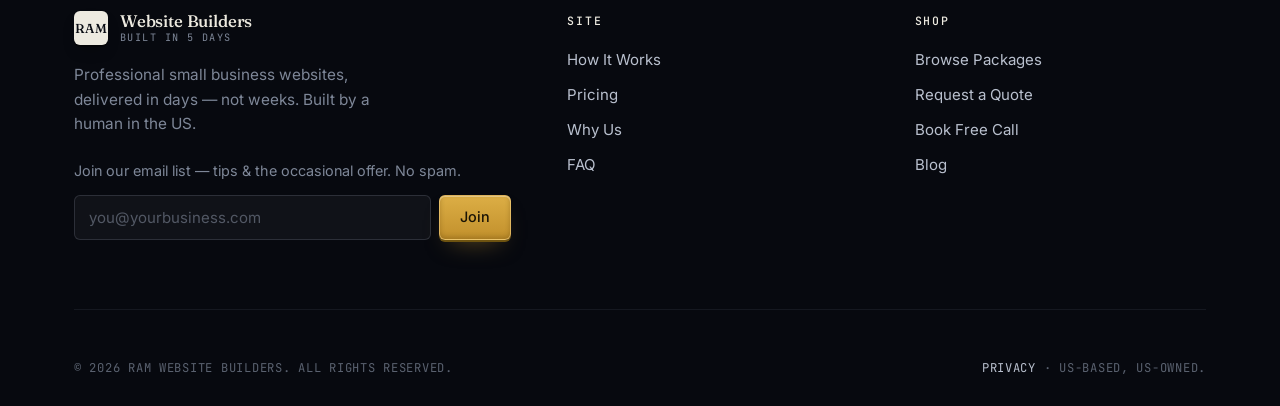
<file: contact/index.html>
<!DOCTYPE html>
<html lang="en">
<head>
<meta charset="UTF-8">
<meta name="viewport" content="width=device-width, initial-scale=1.0">
<title>Contact — Book Your Free 15-Min Call | RAM Website Builders</title>
<meta name="description" content="Book a free 15-minute discovery call with RAM Website Builders. No payment, no pressure — just fill in the form and we'll email you back within hours.">
<meta property="og:title" content="Contact — RAM Website Builders">
<meta property="og:description" content="Book a free 15-minute call. No payment, no pressure — we reply within hours.">
<meta property="og:type" content="website">
<meta name="twitter:card" content="summary_large_image">
<link rel="canonical" href="https://ramwebsites.com/contact/">
<meta property="og:url" content="https://ramwebsites.com/contact/">
<meta property="og:site_name" content="RAM Website Builders">
<meta property="og:image" content="https://ramwebsites.com/assets/og-image.png">
<meta property="og:image:width" content="1200">
<meta property="og:image:height" content="630">
<meta name="twitter:image" content="https://ramwebsites.com/assets/og-image.png">
<link rel="icon" type="image/svg+xml" href="/assets/favicon.svg">
<link rel="preconnect" href="https://fonts.googleapis.com">
<link rel="preconnect" href="https://fonts.gstatic.com" crossorigin>
<link href="https://fonts.googleapis.com/css2?family=Fraunces:ital,opsz,wght@0,9..144,400..600;1,9..144,400..600&family=Inter:wght@400;500;600&family=JetBrains+Mono:wght@400;500&display=swap" rel="stylesheet">
<link rel="stylesheet" href="/assets/style.css?v=6">
</head>
<body>

<header class="nav" id="nav">
  <div class="nav-inner">
    <a href="/" class="brand" aria-label="RAM Website Builders home">
      <span class="brand-mark" aria-hidden="true">RAM</span>
      <span class="brand-text">
        <strong>Website Builders</strong>
        <span>Built in 5 Days</span>
      </span>
    </a>
    <button class="nav-toggle" aria-label="Open menu" aria-expanded="false">
      <svg viewBox="0 0 24 24" fill="none" stroke="currentColor" stroke-width="2" stroke-linecap="round" stroke-linejoin="round"><line x1="3" y1="6" x2="21" y2="6"/><line x1="3" y1="12" x2="21" y2="12"/><line x1="3" y1="18" x2="21" y2="18"/></svg>
    </button>
    <ul class="nav-links">
      <li><a href="/">Home</a></li>
      <li><a href="/how-it-works/">How It Works</a></li>
      <li><a href="/pricing/">Pricing</a></li>
      <li><a href="/why-us/">Why Us</a></li>
      <li><a href="/faq/">FAQ</a></li>
    </ul>
    <a href="/contact/#book" class="btn btn-primary nav-cta">Book Free Call</a>
  </div>
</header>

<main>

<section class="hero" style="padding-bottom:30px;">
  <div class="container hero-inner">
    <span class="eyebrow">Contact</span>
    <h1>Book your <span class="underlined">free 15-min call.</span></h1>
    <p class="hero-sub">No payment. No checkout. No pressure. Just drop your email below and we'll get back to you within hours to set up a time.</p>
  </div>
</section>

<section id="book" style="padding-top:10px;">
  <div class="container">
    <div class="form-card reveal">
      <form class="form" action="https://formsubmit.co/ajax/richard.harmon8976@gmail.com" method="POST"
            data-mailform data-success="Got it — your request is in. We'll email you back within hours to set up a time for your free call.">
        <input type="hidden" name="_subject" value="New free-call request from ramwebsites.com">
        <input type="hidden" name="_template" value="table">
        <input type="hidden" name="_captcha" value="false">
        <input type="text" name="_honey" class="form-hp" tabindex="-1" autocomplete="off" aria-hidden="true">

        <div class="field">
          <label for="c-email">Your email</label>
          <input id="c-email" type="email" name="email" required autocomplete="email" placeholder="you@yourbusiness.com">
        </div>

        <button type="submit" class="btn btn-primary btn-arrow">Request my free call</button>
        <p class="form-status" role="status" aria-live="polite"></p>
        <p class="form-note">Prefer email? Reach us directly at <a href="mailto:richard.harmon8976@gmail.com">richard.harmon8976@gmail.com</a>.</p>
      </form>
    </div>

    <p class="center muted" style="margin-top:36px;">Want pricing first? <a href="/pricing/" style="font-weight:600;">See all packages →</a> &nbsp;·&nbsp; Or <a href="https://ram-website-builders.myshopify.com/" style="font-weight:600;">browse the shop →</a></p>
  </div>
</section>

<section class="final-cta">
  <div class="container">
    <h2>Ready to fix your website?</h2>
    <p>Pick a package and lock in your delivery date.</p>
    <a href="/pricing/" class="btn btn-primary btn-arrow">View Packages</a>
    <div><a href="https://ram-website-builders.myshopify.com/" class="secondary-link">Or browse all packages →</a></div>
  </div>
</section>

</main>

<footer class="footer">
  <div class="container">
    <div class="footer-grid">
      <div>
        <a href="/" class="brand">
          <span class="brand-mark">RAM</span>
          <span class="brand-text">
            <strong>Website Builders</strong>
            <span>Built in 5 Days</span>
          </span>
        </a>
        <p class="tagline">Professional small business websites, delivered in days — not weeks. Built by a human in the US.</p>
        <div class="footer-newsletter">
          <p>Join our email list — tips &amp; the occasional offer. No spam.</p>
          <form class="newsletter-form" action="https://formsubmit.co/ajax/richard.harmon8976@gmail.com" method="POST"
                data-mailform data-success="You're on the list — thanks!">
            <input type="hidden" name="_subject" value="New email-list signup from ramwebsites.com">
            <input type="hidden" name="_template" value="table">
            <input type="hidden" name="_captcha" value="false">
            <input type="text" name="_honey" class="form-hp" tabindex="-1" autocomplete="off" aria-hidden="true">
            <input type="email" name="email" required autocomplete="email" placeholder="you@yourbusiness.com" aria-label="Your email address">
            <button type="submit" class="btn btn-primary">Join</button>
          </form>
          <p class="form-status" role="status" aria-live="polite"></p>
        </div>
      </div>
      <div>
        <h5>Site</h5>
        <ul>
          <li><a href="/how-it-works/">How It Works</a></li>
          <li><a href="/pricing/">Pricing</a></li>
          <li><a href="/why-us/">Why Us</a></li>
          <li><a href="/faq/">FAQ</a></li>
        </ul>
      </div>
      <div>
        <h5>Shop</h5>
        <ul>
          <li><a href="https://ram-website-builders.myshopify.com/">Browse Packages</a></li>
          <li><a href="https://ram-website-builders.myshopify.com/pages/request-a-quote">Request a Quote</a></li>
          <li><a href="/contact/#book">Book Free Call</a></li>
          <li><a href="https://ram-website-builders.myshopify.com/blogs/news">Blog</a></li>
        </ul>
      </div>
    </div>
    <div class="footer-bottom">
      <span>&copy; 2026 RAM Website Builders. All rights reserved.</span>
      <span><a href="/privacy/">Privacy</a> · US-based, US-owned.</span>
    </div>
  </div>
</footer>

<script src="/assets/main.js?v=6"></script>
</body>
</html>
</file>
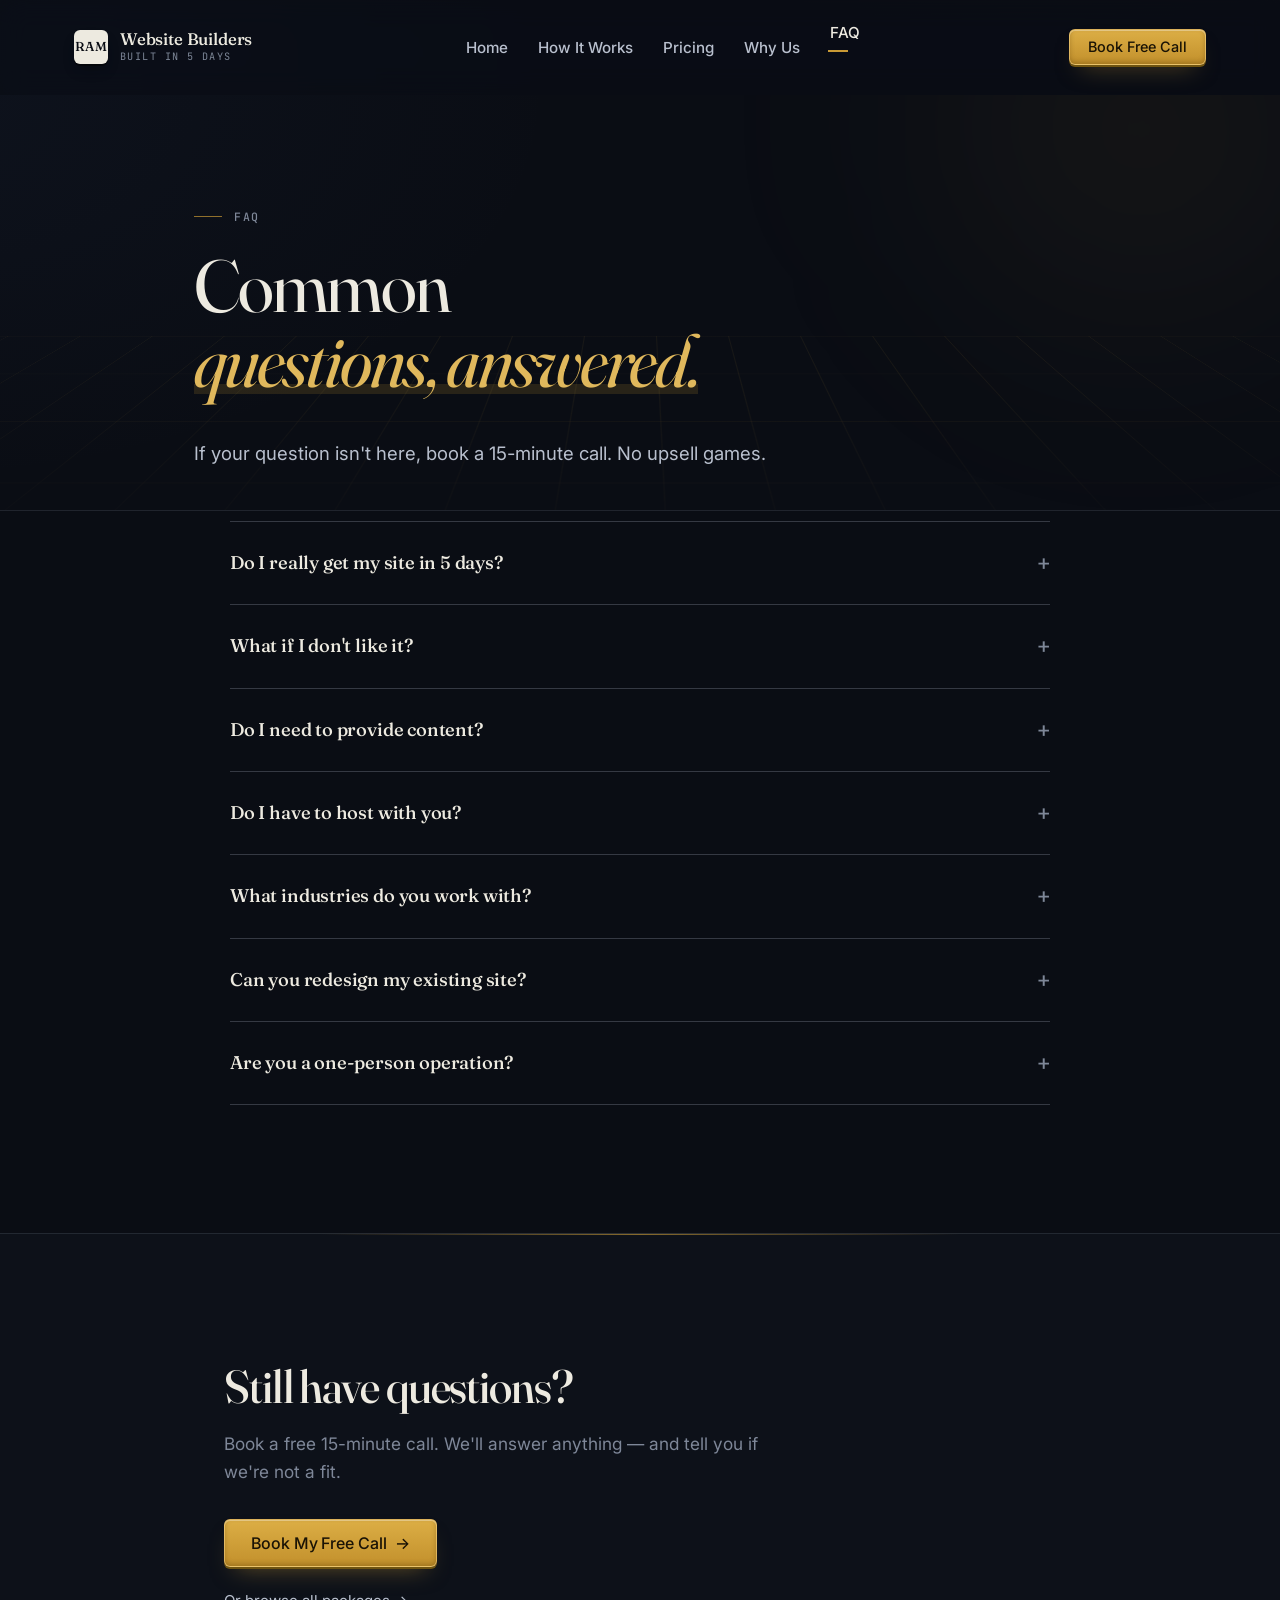
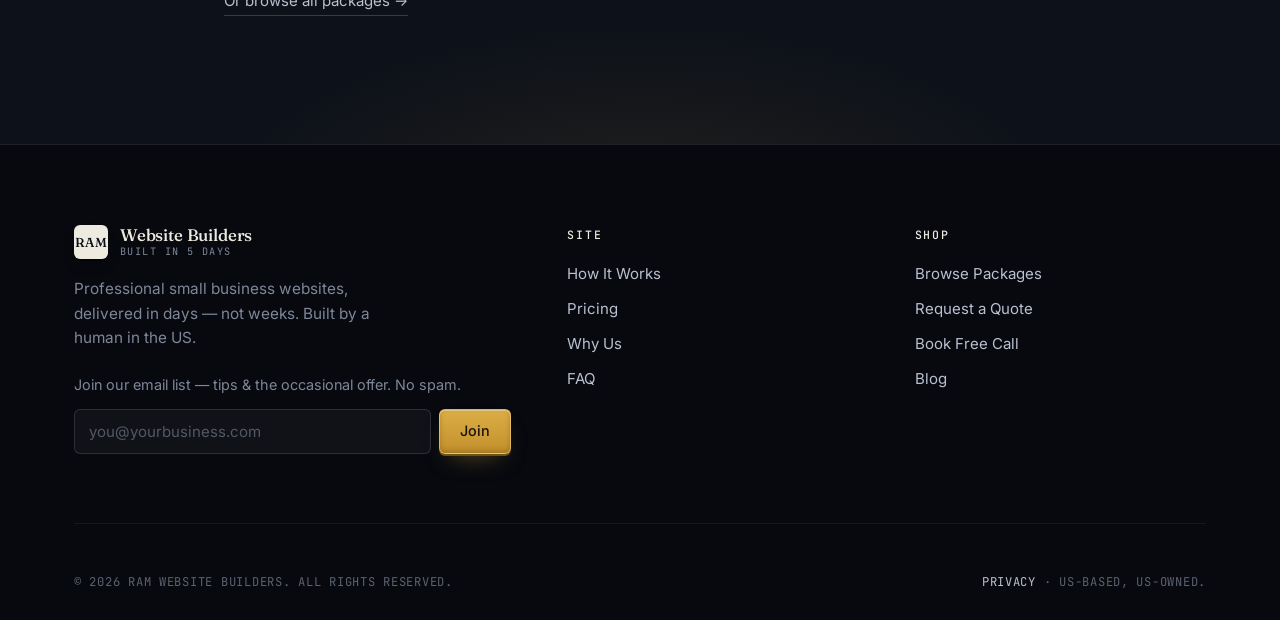
<file: faq/index.html>
<!DOCTYPE html>
<html lang="en">
<head>
<meta charset="UTF-8">
<meta name="viewport" content="width=device-width, initial-scale=1.0">
<title>FAQ — RAM Website Builders</title>
<meta name="description" content="Answers to the most common questions about RAM Website Builders — delivery times, refunds, content, hosting, industries served, redesigns, and more.">
<meta property="og:title" content="FAQ — RAM Website Builders">
<meta property="og:description" content="Common questions answered. Delivery, refunds, content, hosting, industries.">
<meta property="og:type" content="website">
<meta name="twitter:card" content="summary_large_image">
<link rel="canonical" href="https://ramwebsites.com/faq/">
<meta property="og:url" content="https://ramwebsites.com/faq/">
<meta property="og:site_name" content="RAM Website Builders">
<meta property="og:image" content="https://ramwebsites.com/assets/og-image.png">
<meta property="og:image:width" content="1200">
<meta property="og:image:height" content="630">
<meta name="twitter:image" content="https://ramwebsites.com/assets/og-image.png">
<link rel="icon" type="image/svg+xml" href="/assets/favicon.svg">
<link rel="preconnect" href="https://fonts.googleapis.com">
<link rel="preconnect" href="https://fonts.gstatic.com" crossorigin>
<link href="https://fonts.googleapis.com/css2?family=Fraunces:ital,opsz,wght@0,9..144,400..600;1,9..144,400..600&family=Inter:wght@400;500;600&family=JetBrains+Mono:wght@400;500&display=swap" rel="stylesheet">
<link rel="stylesheet" href="/assets/style.css?v=6">
<script type="application/ld+json">
{
 "@context": "https://schema.org",
 "@type": "FAQPage",
 "mainEntity": [
  {
   "@type": "Question",
   "name": "Do I really get my site in 5 days?",
   "acceptedAnswer": {
    "@type": "Answer",
    "text": "Yes. From the moment you complete intake, your site is live within 5 business days (Starter), 10 days (Pro), or 14 days (Premium). We're on time or you get 10% off \u2014 automatically."
   }
  },
  {
   "@type": "Question",
   "name": "What if I don't like it?",
   "acceptedAnswer": {
    "@type": "Answer",
    "text": "You don't pay. Full refund, no questions, no fine print. We work until you love it. If you still don't, your money comes back."
   }
  },
  {
   "@type": "Question",
   "name": "Do I need to provide content?",
   "acceptedAnswer": {
    "@type": "Answer",
    "text": "You give us your basics \u2014 business info, photos if you have them, and what makes you different. We handle the rest. Pro and Premium include professional copywriting so you don't have to write a word."
   }
  },
  {
   "@type": "Question",
   "name": "Do I have to host with you?",
   "acceptedAnswer": {
    "@type": "Answer",
    "text": "No. Hosting is optional ($49-$149/month). But we strongly recommend it \u2014 without it, your site is your problem when it breaks. With it, it's our problem and we handle updates, security, and backups."
   }
  },
  {
   "@type": "Question",
   "name": "What industries do you work with?",
   "acceptedAnswer": {
    "@type": "Answer",
    "text": "Plumbers, HVAC, roofers, landscapers, electricians, auto repair, salons, food trucks, restaurants, fitness studios, dog groomers, contractors \u2014 pretty much any small business that needs to be found online."
   }
  },
  {
   "@type": "Question",
   "name": "Can you redesign my existing site?",
   "acceptedAnswer": {
    "@type": "Answer",
    "text": "Yes. Same price. We start fresh \u2014 it's faster, the result is better, and we don't inherit anyone else's tech debt."
   }
  },
  {
   "@type": "Question",
   "name": "Are you a one-person operation?",
   "acceptedAnswer": {
    "@type": "Answer",
    "text": "Yes \u2014 for now. That's why we're affordable and fast. You work directly with the person building your site, not a project manager handing it off to a freelancer in another country."
   }
  }
 ]
}
</script>
</head>
<body>

<header class="nav" id="nav">
  <div class="nav-inner">
    <a href="/" class="brand" aria-label="RAM Website Builders home">
      <span class="brand-mark" aria-hidden="true">RAM</span>
      <span class="brand-text">
        <strong>Website Builders</strong>
        <span>Built in 5 Days</span>
      </span>
    </a>
    <button class="nav-toggle" aria-label="Open menu" aria-expanded="false">
      <svg viewBox="0 0 24 24" fill="none" stroke="currentColor" stroke-width="2" stroke-linecap="round" stroke-linejoin="round"><line x1="3" y1="6" x2="21" y2="6"/><line x1="3" y1="12" x2="21" y2="12"/><line x1="3" y1="18" x2="21" y2="18"/></svg>
    </button>
    <ul class="nav-links">
      <li><a href="/">Home</a></li>
      <li><a href="/how-it-works/">How It Works</a></li>
      <li><a href="/pricing/">Pricing</a></li>
      <li><a href="/why-us/">Why Us</a></li>
      <li><a href="/faq/">FAQ</a></li>
    </ul>
    <a href="/contact/#book" class="btn btn-primary nav-cta">Book Free Call</a>
  </div>
</header>

<main>

<section class="hero" style="padding-bottom:30px;">
  <div class="container hero-inner">
    <span class="eyebrow">FAQ</span>
    <h1>Common <span class="underlined">questions, answered.</span></h1>
    <p class="hero-sub">If your question isn't here, book a 15-minute call. No upsell games.</p>
  </div>
</section>

<section style="padding-top:10px;">
  <div class="container">
    <div class="faqs reveal">
      <details>
        <summary>Do I really get my site in 5 days?</summary>
        <div class="faq-body">Yes. From the moment you complete intake, your site is live within 5 business days (Starter), 10 days (Pro), or 14 days (Premium). We're on time or you get 10% off — automatically.</div>
      </details>
      <details>
        <summary>What if I don't like it?</summary>
        <div class="faq-body">You don't pay. Full refund, no questions, no fine print. We work until you love it. If you still don't, your money comes back.</div>
      </details>
      <details>
        <summary>Do I need to provide content?</summary>
        <div class="faq-body">You give us your basics — business info, photos if you have them, and what makes you different. We handle the rest. Pro and Premium include professional copywriting so you don't have to write a word.</div>
      </details>
      <details>
        <summary>Do I have to host with you?</summary>
        <div class="faq-body">No. Hosting is optional ($49–$149/month). But we strongly recommend it — without it, your site is your problem when it breaks. With it, it's our problem and we handle updates, security, and backups.</div>
      </details>
      <details>
        <summary>What industries do you work with?</summary>
        <div class="faq-body">Plumbers, HVAC, roofers, landscapers, electricians, auto repair, salons, food trucks, restaurants, fitness studios, dog groomers, contractors — pretty much any small business that needs to be found online. We probably know your industry.</div>
      </details>
      <details>
        <summary>Can you redesign my existing site?</summary>
        <div class="faq-body">Yes. Same price. We start fresh — it's faster, the result is better, and we don't inherit anyone else's tech debt.</div>
      </details>
      <details>
        <summary>Are you a one-person operation?</summary>
        <div class="faq-body">Yes — for now. That's why we're affordable and fast. You work directly with the person building your site, not a project manager handing it off to a freelancer in another country.</div>
      </details>
    </div>
  </div>
</section>

<section class="final-cta">
  <div class="container">
    <h2>Still have questions?</h2>
    <p>Book a free 15-minute call. We'll answer anything — and tell you if we're not a fit.</p>
    <a href="/contact/#book" class="btn btn-primary btn-arrow">Book My Free Call</a>
    <div><a href="https://ram-website-builders.myshopify.com/" class="secondary-link">Or browse all packages →</a></div>
  </div>
</section>

</main>

<footer class="footer">
  <div class="container">
    <div class="footer-grid">
      <div>
        <a href="/" class="brand">
          <span class="brand-mark">RAM</span>
          <span class="brand-text">
            <strong>Website Builders</strong>
            <span>Built in 5 Days</span>
          </span>
        </a>
        <p class="tagline">Professional small business websites, delivered in days — not weeks. Built by a human in the US.</p>
        <div class="footer-newsletter">
          <p>Join our email list — tips &amp; the occasional offer. No spam.</p>
          <form class="newsletter-form" action="https://formsubmit.co/ajax/richard.harmon8976@gmail.com" method="POST"
                data-mailform data-success="You're on the list — thanks!">
            <input type="hidden" name="_subject" value="New email-list signup from ramwebsites.com">
            <input type="hidden" name="_template" value="table">
            <input type="hidden" name="_captcha" value="false">
            <input type="text" name="_honey" class="form-hp" tabindex="-1" autocomplete="off" aria-hidden="true">
            <input type="email" name="email" required autocomplete="email" placeholder="you@yourbusiness.com" aria-label="Your email address">
            <button type="submit" class="btn btn-primary">Join</button>
          </form>
          <p class="form-status" role="status" aria-live="polite"></p>
        </div>
      </div>
      <div>
        <h5>Site</h5>
        <ul>
          <li><a href="/how-it-works/">How It Works</a></li>
          <li><a href="/pricing/">Pricing</a></li>
          <li><a href="/why-us/">Why Us</a></li>
          <li><a href="/faq/">FAQ</a></li>
        </ul>
      </div>
      <div>
        <h5>Shop</h5>
        <ul>
          <li><a href="https://ram-website-builders.myshopify.com/">Browse Packages</a></li>
          <li><a href="https://ram-website-builders.myshopify.com/pages/request-a-quote">Request a Quote</a></li>
          <li><a href="/contact/#book">Book Free Call</a></li>
          <li><a href="https://ram-website-builders.myshopify.com/blogs/news">Blog</a></li>
        </ul>
      </div>
    </div>
    <div class="footer-bottom">
      <span>&copy; 2026 RAM Website Builders. All rights reserved.</span>
      <span><a href="/privacy/">Privacy</a> · US-based, US-owned.</span>
    </div>
  </div>
</footer>

<script src="/assets/main.js?v=6"></script>
</body>
</html>
</file>
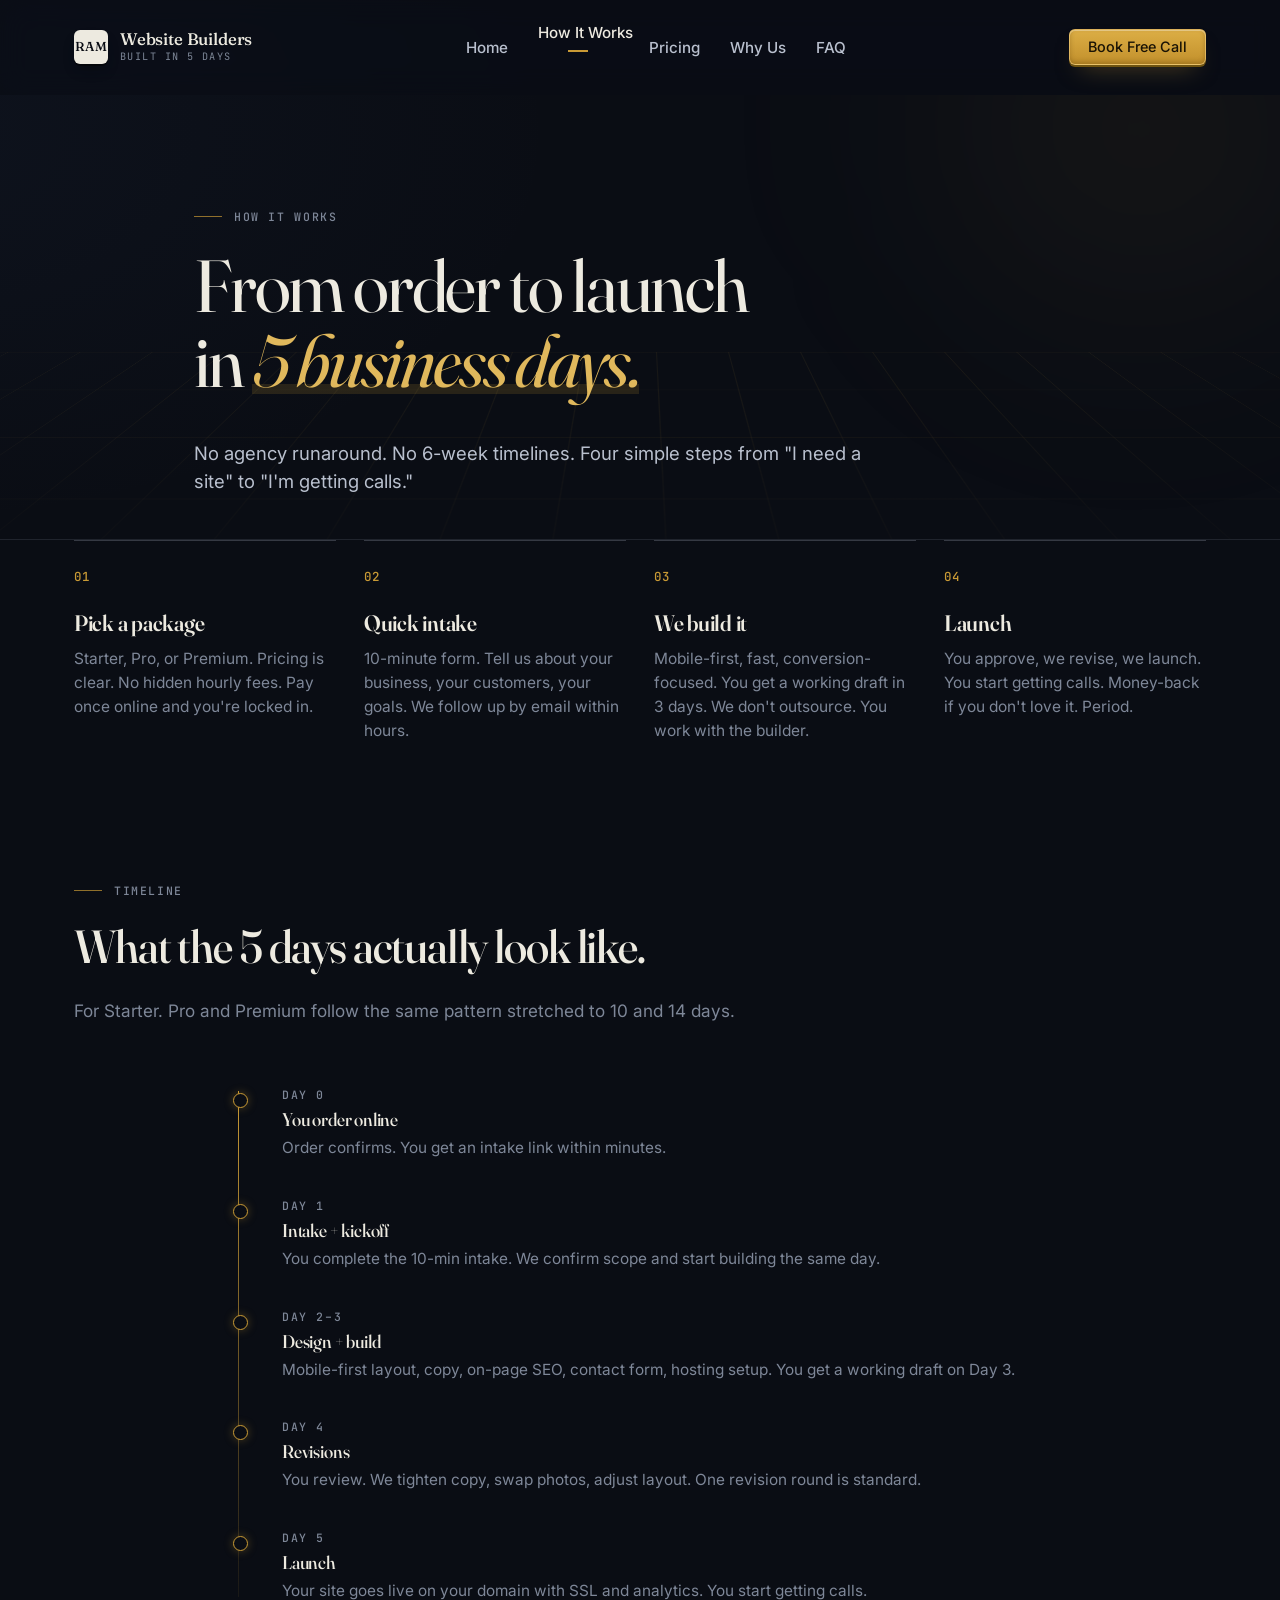
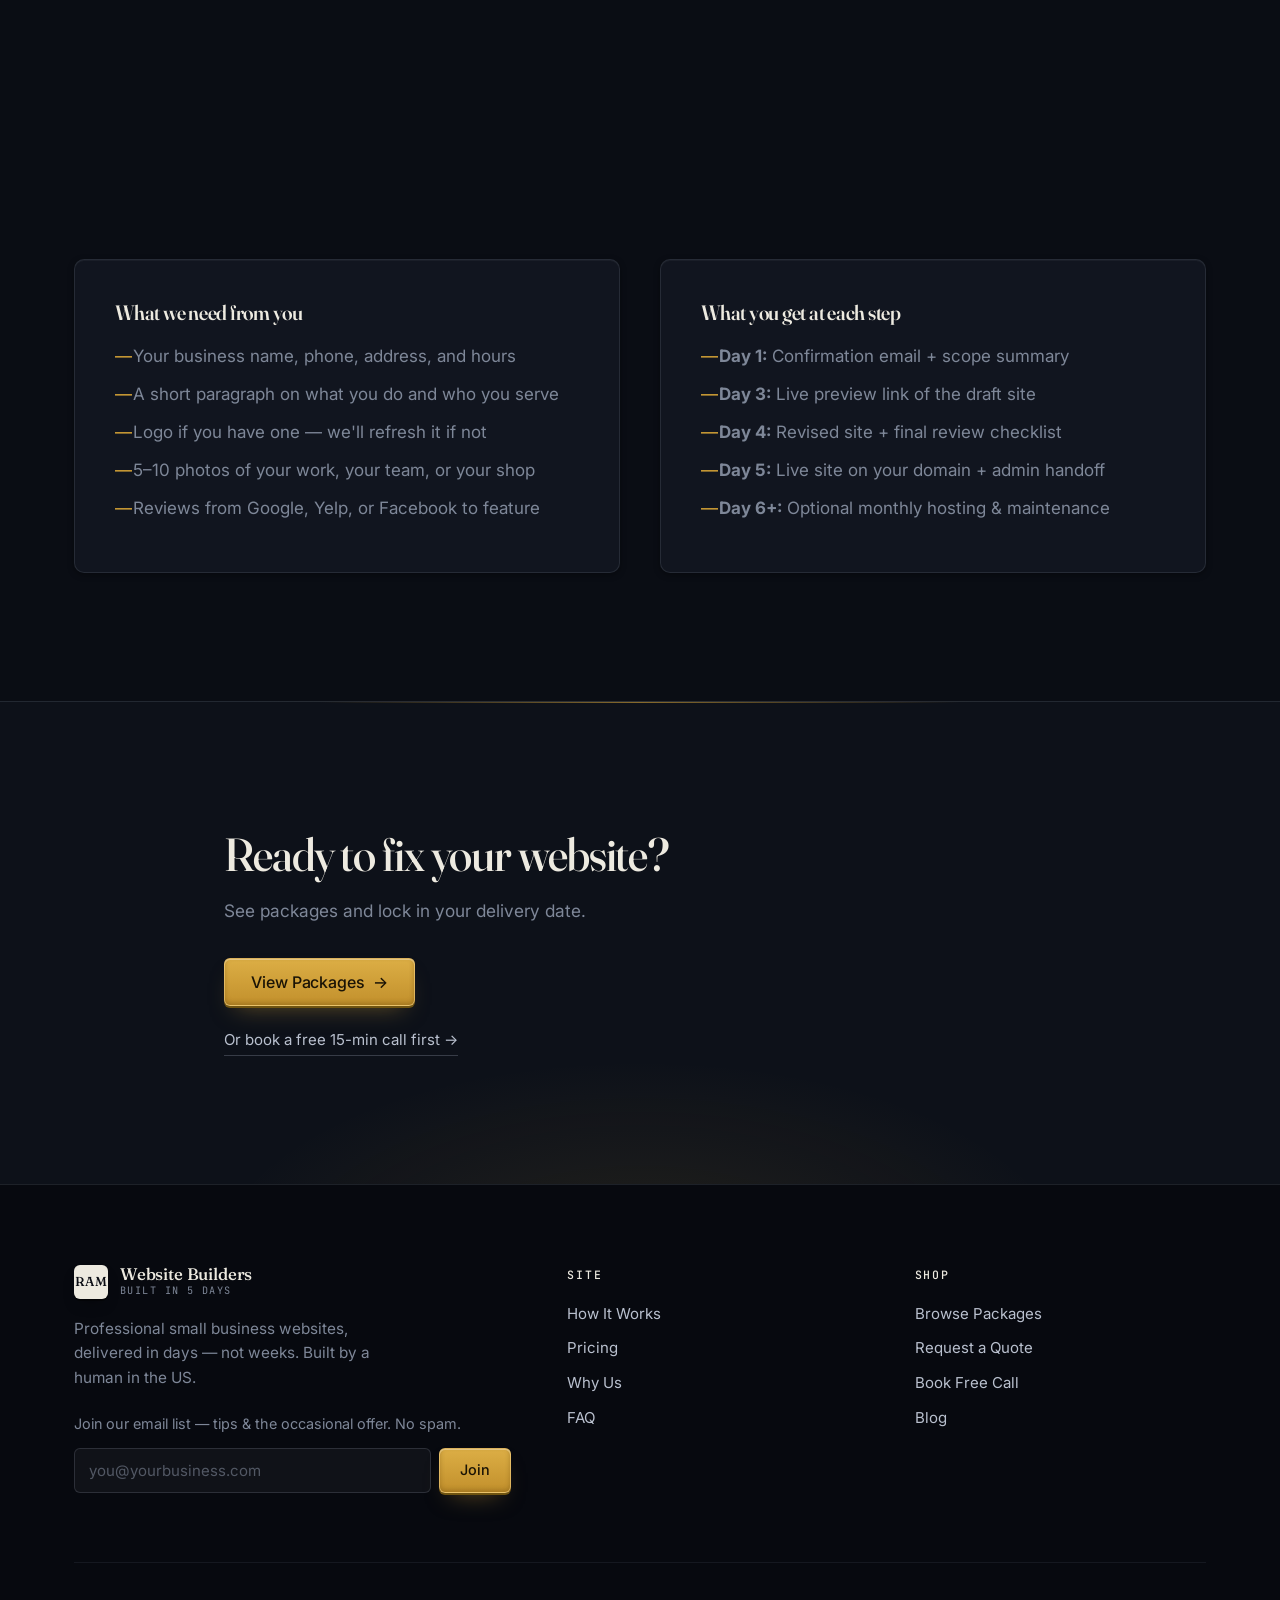
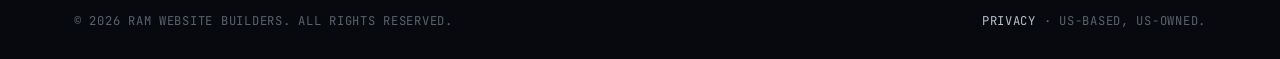
<file: how-it-works/index.html>
<!DOCTYPE html>
<html lang="en">
<head>
<meta charset="UTF-8">
<meta name="viewport" content="width=device-width, initial-scale=1.0">
<title>How It Works — RAM Website Builders</title>
<meta name="description" content="Order to launch in 5 business days. See the full 4-step process: pick a package, complete a 10-minute intake, we build it mobile-first, you approve and launch.">
<meta property="og:title" content="How It Works — RAM Website Builders">
<meta property="og:description" content="From order to launch in 5 business days. Four simple steps.">
<meta property="og:type" content="website">
<meta name="twitter:card" content="summary_large_image">
<link rel="canonical" href="https://ramwebsites.com/how-it-works/">
<meta property="og:url" content="https://ramwebsites.com/how-it-works/">
<meta property="og:site_name" content="RAM Website Builders">
<meta property="og:image" content="https://ramwebsites.com/assets/og-image.png">
<meta property="og:image:width" content="1200">
<meta property="og:image:height" content="630">
<meta name="twitter:image" content="https://ramwebsites.com/assets/og-image.png">
<link rel="icon" type="image/svg+xml" href="/assets/favicon.svg">
<link rel="preconnect" href="https://fonts.googleapis.com">
<link rel="preconnect" href="https://fonts.gstatic.com" crossorigin>
<link href="https://fonts.googleapis.com/css2?family=Fraunces:ital,opsz,wght@0,9..144,400..600;1,9..144,400..600&family=Inter:wght@400;500;600&family=JetBrains+Mono:wght@400;500&display=swap" rel="stylesheet">
<link rel="stylesheet" href="/assets/style.css?v=6">
</head>
<body>

<header class="nav" id="nav">
  <div class="nav-inner">
    <a href="/" class="brand" aria-label="RAM Website Builders home">
      <span class="brand-mark" aria-hidden="true">RAM</span>
      <span class="brand-text">
        <strong>Website Builders</strong>
        <span>Built in 5 Days</span>
      </span>
    </a>
    <button class="nav-toggle" aria-label="Open menu" aria-expanded="false">
      <svg viewBox="0 0 24 24" fill="none" stroke="currentColor" stroke-width="2" stroke-linecap="round" stroke-linejoin="round"><line x1="3" y1="6" x2="21" y2="6"/><line x1="3" y1="12" x2="21" y2="12"/><line x1="3" y1="18" x2="21" y2="18"/></svg>
    </button>
    <ul class="nav-links">
      <li><a href="/">Home</a></li>
      <li><a href="/how-it-works/">How It Works</a></li>
      <li><a href="/pricing/">Pricing</a></li>
      <li><a href="/why-us/">Why Us</a></li>
      <li><a href="/faq/">FAQ</a></li>
    </ul>
    <a href="/contact/#book" class="btn btn-primary nav-cta">Book Free Call</a>
  </div>
</header>

<main>

<section class="hero" style="padding-bottom:30px;">
  <div class="container hero-inner">
    <span class="eyebrow">How It Works</span>
    <h1>From order to launch in <span class="underlined">5 business days.</span></h1>
    <p class="hero-sub">No agency runaround. No 6-week timelines. Four simple steps from "I need a site" to "I'm getting calls."</p>
  </div>
</section>

<section style="padding-top:0;">
  <div class="container">
    <div class="steps reveal">
      <div class="step">
        <span class="step-num">01</span>
        <h3>Pick a package</h3>
        <p>Starter, Pro, or Premium. Pricing is clear. No hidden hourly fees. Pay once online and you're locked in.</p>
      </div>
      <div class="step">
        <span class="step-num">02</span>
        <h3>Quick intake</h3>
        <p>10-minute form. Tell us about your business, your customers, your goals. We follow up by email within hours.</p>
      </div>
      <div class="step">
        <span class="step-num">03</span>
        <h3>We build it</h3>
        <p>Mobile-first, fast, conversion-focused. You get a working draft in 3 days. We don't outsource. You work with the builder.</p>
      </div>
      <div class="step">
        <span class="step-num">04</span>
        <h3>Launch</h3>
        <p>You approve, we revise, we launch. You start getting calls. Money-back if you don't love it. Period.</p>
      </div>
    </div>
  </div>
</section>

<section style="padding-top:0;">
  <div class="container">
    <div class="section-head reveal">
      <span class="eyebrow">Timeline</span>
      <h2>What the 5 days actually look like.</h2>
      <p>For Starter. Pro and Premium follow the same pattern stretched to 10 and 14 days.</p>
    </div>
    <div class="timeline reveal">
      <div class="tl-item">
        <div class="tl-day">Day 0</div>
        <h4>You order online</h4>
        <p>Order confirms. You get an intake link within minutes.</p>
      </div>
      <div class="tl-item">
        <div class="tl-day">Day 1</div>
        <h4>Intake + kickoff</h4>
        <p>You complete the 10-min intake. We confirm scope and start building the same day.</p>
      </div>
      <div class="tl-item">
        <div class="tl-day">Day 2–3</div>
        <h4>Design + build</h4>
        <p>Mobile-first layout, copy, on-page SEO, contact form, hosting setup. You get a working draft on Day 3.</p>
      </div>
      <div class="tl-item">
        <div class="tl-day">Day 4</div>
        <h4>Revisions</h4>
        <p>You review. We tighten copy, swap photos, adjust layout. One revision round is standard.</p>
      </div>
      <div class="tl-item">
        <div class="tl-day">Day 5</div>
        <h4>Launch</h4>
        <p>Your site goes live on your domain with SSL and analytics. You start getting calls.</p>
      </div>
    </div>
  </div>
</section>

<section>
  <div class="container">
    <div class="split reveal">
      <div class="split-card">
        <h3>What we need from you</h3>
        <ul>
          <li>Your business name, phone, address, and hours</li>
          <li>A short paragraph on what you do and who you serve</li>
          <li>Logo if you have one — we'll refresh it if not</li>
          <li>5–10 photos of your work, your team, or your shop</li>
          <li>Reviews from Google, Yelp, or Facebook to feature</li>
        </ul>
      </div>
      <div class="split-card">
        <h3>What you get at each step</h3>
        <ul>
          <li><strong>Day 1:</strong> Confirmation email + scope summary</li>
          <li><strong>Day 3:</strong> Live preview link of the draft site</li>
          <li><strong>Day 4:</strong> Revised site + final review checklist</li>
          <li><strong>Day 5:</strong> Live site on your domain + admin handoff</li>
          <li><strong>Day 6+:</strong> Optional monthly hosting &amp; maintenance</li>
        </ul>
      </div>
    </div>
  </div>
</section>

<section class="final-cta">
  <div class="container">
    <h2>Ready to fix your website?</h2>
    <p>See packages and lock in your delivery date.</p>
    <a href="/pricing/" class="btn btn-primary btn-arrow">View Packages</a>
    <div><a href="/contact/#book" class="secondary-link">Or book a free 15-min call first →</a></div>
  </div>
</section>

</main>

<footer class="footer">
  <div class="container">
    <div class="footer-grid">
      <div>
        <a href="/" class="brand">
          <span class="brand-mark">RAM</span>
          <span class="brand-text">
            <strong>Website Builders</strong>
            <span>Built in 5 Days</span>
          </span>
        </a>
        <p class="tagline">Professional small business websites, delivered in days — not weeks. Built by a human in the US.</p>
        <div class="footer-newsletter">
          <p>Join our email list — tips &amp; the occasional offer. No spam.</p>
          <form class="newsletter-form" action="https://formsubmit.co/ajax/richard.harmon8976@gmail.com" method="POST"
                data-mailform data-success="You're on the list — thanks!">
            <input type="hidden" name="_subject" value="New email-list signup from ramwebsites.com">
            <input type="hidden" name="_template" value="table">
            <input type="hidden" name="_captcha" value="false">
            <input type="text" name="_honey" class="form-hp" tabindex="-1" autocomplete="off" aria-hidden="true">
            <input type="email" name="email" required autocomplete="email" placeholder="you@yourbusiness.com" aria-label="Your email address">
            <button type="submit" class="btn btn-primary">Join</button>
          </form>
          <p class="form-status" role="status" aria-live="polite"></p>
        </div>
      </div>
      <div>
        <h5>Site</h5>
        <ul>
          <li><a href="/how-it-works/">How It Works</a></li>
          <li><a href="/pricing/">Pricing</a></li>
          <li><a href="/why-us/">Why Us</a></li>
          <li><a href="/faq/">FAQ</a></li>
        </ul>
      </div>
      <div>
        <h5>Shop</h5>
        <ul>
          <li><a href="https://ram-website-builders.myshopify.com/">Browse Packages</a></li>
          <li><a href="https://ram-website-builders.myshopify.com/pages/request-a-quote">Request a Quote</a></li>
          <li><a href="/contact/#book">Book Free Call</a></li>
          <li><a href="https://ram-website-builders.myshopify.com/blogs/news">Blog</a></li>
        </ul>
      </div>
    </div>
    <div class="footer-bottom">
      <span>&copy; 2026 RAM Website Builders. All rights reserved.</span>
      <span><a href="/privacy/">Privacy</a> · US-based, US-owned.</span>
    </div>
  </div>
</footer>

<script src="/assets/main.js?v=6"></script>
</body>
</html>
</file>
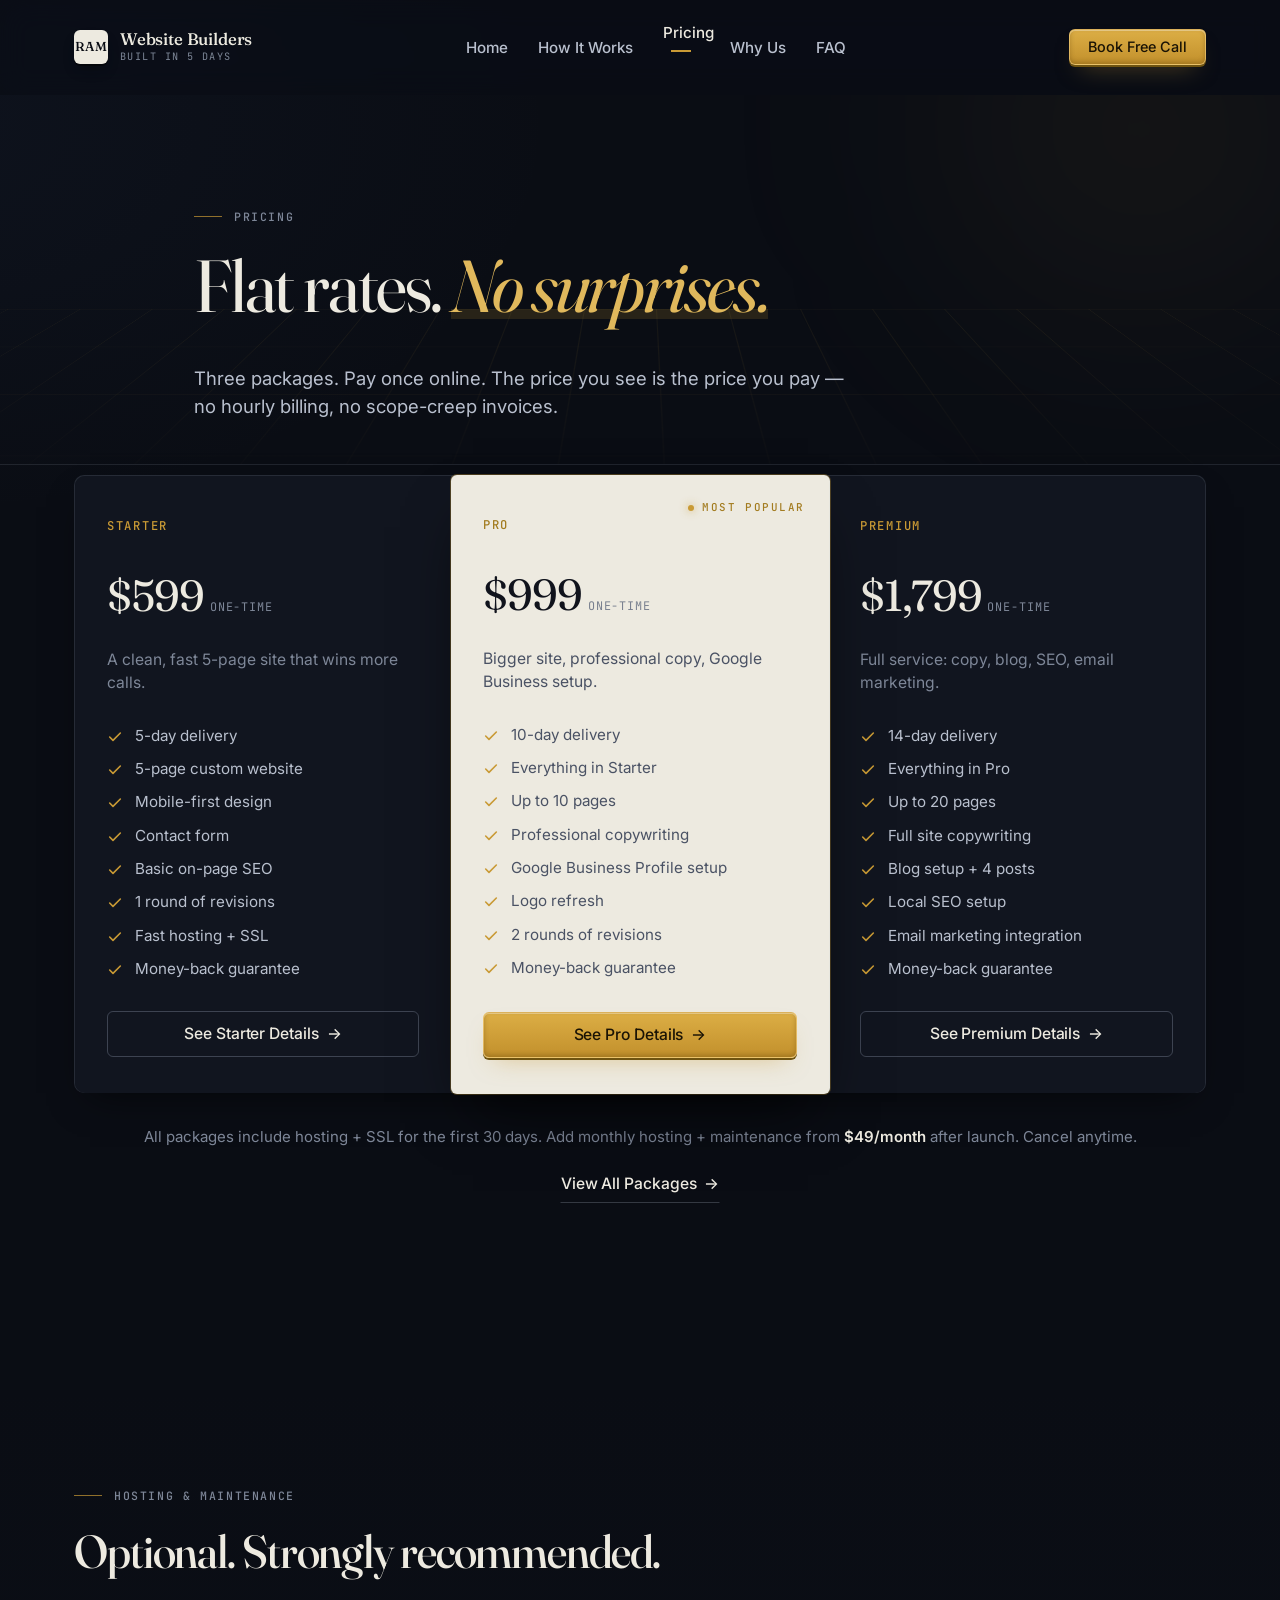
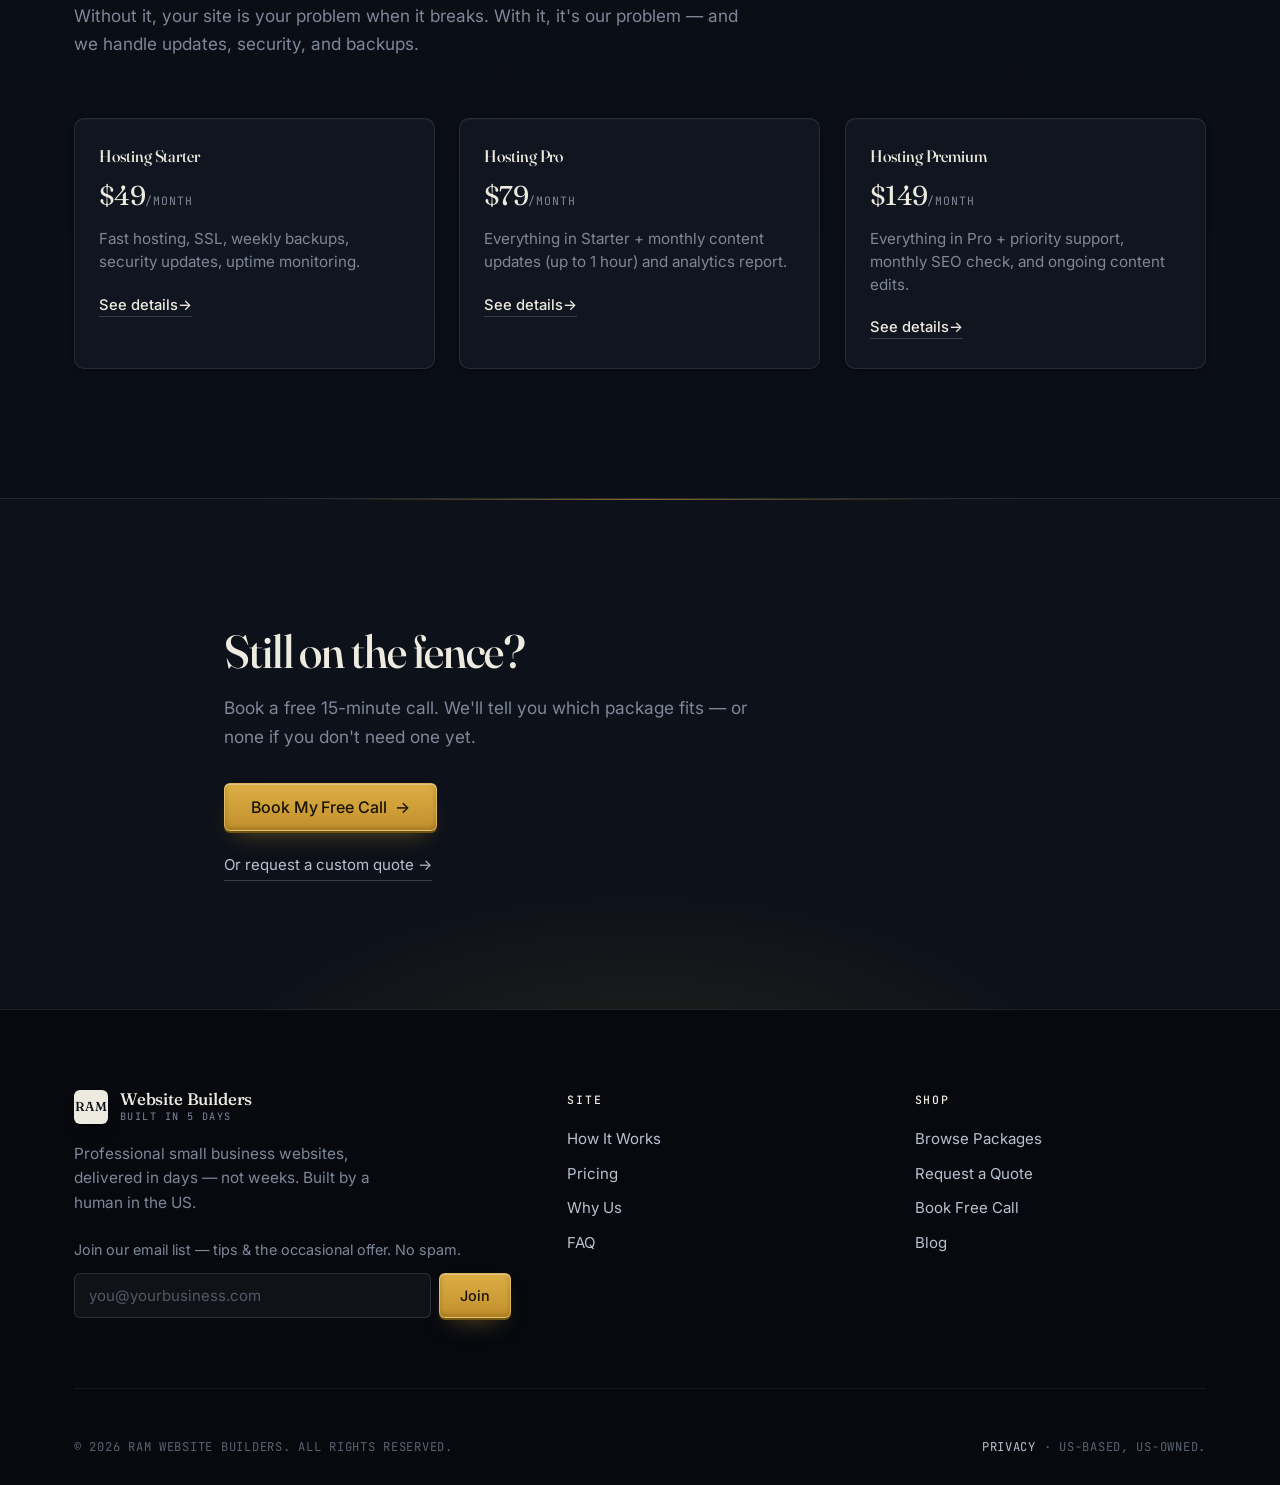
<file: pricing/index.html>
<!DOCTYPE html>
<html lang="en">
<head>
<meta charset="UTF-8">
<meta name="viewport" content="width=device-width, initial-scale=1.0">
<title>Pricing — RAM Website Builders</title>
<meta name="description" content="Flat-rate website packages from $599. Starter, Pro, and Premium tiers — plus monthly hosting and maintenance from $49/month. No hourly billing.">
<meta property="og:title" content="Pricing — RAM Website Builders">
<meta property="og:description" content="Flat-rate websites from $599. Starter, Pro, Premium. No hourly billing. Money-back guaranteed.">
<meta property="og:type" content="website">
<meta name="twitter:card" content="summary_large_image">
<link rel="canonical" href="https://ramwebsites.com/pricing/">
<meta property="og:url" content="https://ramwebsites.com/pricing/">
<meta property="og:site_name" content="RAM Website Builders">
<meta property="og:image" content="https://ramwebsites.com/assets/og-image.png">
<meta property="og:image:width" content="1200">
<meta property="og:image:height" content="630">
<meta name="twitter:image" content="https://ramwebsites.com/assets/og-image.png">
<link rel="icon" type="image/svg+xml" href="/assets/favicon.svg">
<link rel="preconnect" href="https://fonts.googleapis.com">
<link rel="preconnect" href="https://fonts.gstatic.com" crossorigin>
<link href="https://fonts.googleapis.com/css2?family=Fraunces:ital,opsz,wght@0,9..144,400..600;1,9..144,400..600&family=Inter:wght@400;500;600&family=JetBrains+Mono:wght@400;500&display=swap" rel="stylesheet">
<link rel="stylesheet" href="/assets/style.css?v=6">
</head>
<body>

<header class="nav" id="nav">
  <div class="nav-inner">
    <a href="/" class="brand" aria-label="RAM Website Builders home">
      <span class="brand-mark" aria-hidden="true">RAM</span>
      <span class="brand-text">
        <strong>Website Builders</strong>
        <span>Built in 5 Days</span>
      </span>
    </a>
    <button class="nav-toggle" aria-label="Open menu" aria-expanded="false">
      <svg viewBox="0 0 24 24" fill="none" stroke="currentColor" stroke-width="2" stroke-linecap="round" stroke-linejoin="round"><line x1="3" y1="6" x2="21" y2="6"/><line x1="3" y1="12" x2="21" y2="12"/><line x1="3" y1="18" x2="21" y2="18"/></svg>
    </button>
    <ul class="nav-links">
      <li><a href="/">Home</a></li>
      <li><a href="/how-it-works/">How It Works</a></li>
      <li><a href="/pricing/">Pricing</a></li>
      <li><a href="/why-us/">Why Us</a></li>
      <li><a href="/faq/">FAQ</a></li>
    </ul>
    <a href="/contact/#book" class="btn btn-primary nav-cta">Book Free Call</a>
  </div>
</header>

<main>

<section class="hero" style="padding-bottom:30px;">
  <div class="container hero-inner">
    <span class="eyebrow">Pricing</span>
    <h1>Flat rates. <span class="underlined">No surprises.</span></h1>
    <p class="hero-sub">Three packages. Pay once online. The price you see is the price you pay — no hourly billing, no scope-creep invoices.</p>
  </div>
</section>

<section style="padding-top:10px;">
  <div class="container">
    <div class="pricing reveal">
      <div class="tier" id="starter">
        <div class="tier-name">Starter</div>
        <div class="tier-price"><strong>$599</strong><span>one-time</span></div>
        <p class="tier-tagline">A clean, fast 5-page site that wins more calls.</p>
        <ul>
          <li>5-day delivery</li>
          <li>5-page custom website</li>
          <li>Mobile-first design</li>
          <li>Contact form</li>
          <li>Basic on-page SEO</li>
          <li>1 round of revisions</li>
          <li>Fast hosting + SSL</li>
          <li>Money-back guarantee</li>
        </ul>
        <a href="https://ram-website-builders.myshopify.com/products/starter-website-package-built-in-5-days" class="btn btn-secondary btn-arrow">See Starter Details</a>
      </div>

      <div class="tier featured" id="pro">
        <span class="tier-badge">Most Popular</span>
        <div class="tier-name">Pro</div>
        <div class="tier-price"><strong>$999</strong><span>one-time</span></div>
        <p class="tier-tagline">Bigger site, professional copy, Google Business setup.</p>
        <ul>
          <li>10-day delivery</li>
          <li>Everything in Starter</li>
          <li>Up to 10 pages</li>
          <li>Professional copywriting</li>
          <li>Google Business Profile setup</li>
          <li>Logo refresh</li>
          <li>2 rounds of revisions</li>
          <li>Money-back guarantee</li>
        </ul>
        <a href="https://ram-website-builders.myshopify.com/products/pro-website-package-most-popular" class="btn btn-primary btn-arrow">See Pro Details</a>
      </div>

      <div class="tier" id="premium">
        <div class="tier-name">Premium</div>
        <div class="tier-price"><strong>$1,799</strong><span>one-time</span></div>
        <p class="tier-tagline">Full service: copy, blog, SEO, email marketing.</p>
        <ul>
          <li>14-day delivery</li>
          <li>Everything in Pro</li>
          <li>Up to 20 pages</li>
          <li>Full site copywriting</li>
          <li>Blog setup + 4 posts</li>
          <li>Local SEO setup</li>
          <li>Email marketing integration</li>
          <li>Money-back guarantee</li>
        </ul>
        <a href="https://ram-website-builders.myshopify.com/products/premium-website-package-full-service" class="btn btn-secondary btn-arrow">See Premium Details</a>
      </div>
    </div>
    <p class="pricing-foot">All packages include hosting + SSL for the first 30 days. Add monthly hosting + maintenance from <strong>$49/month</strong> after launch. Cancel anytime.</p>
    <p class="center" style="margin-top:14px;"><a href="https://ram-website-builders.myshopify.com/" class="btn btn-ghost btn-arrow">View All Packages</a></p>
  </div>
</section>

<section id="hosting" style="background:linear-gradient(180deg,transparent,rgba(31,58,95,0.03));">
  <div class="container">
    <div class="section-head reveal">
      <span class="eyebrow">Hosting &amp; Maintenance</span>
      <h2>Optional. Strongly recommended.</h2>
      <p>Without it, your site is your problem when it breaks. With it, it's our problem — and we handle updates, security, and backups.</p>
    </div>
    <div class="hosting reveal">
      <div class="hosting-card">
        <h4>Hosting Starter</h4>
        <div class="price">$49<span>/month</span></div>
        <p>Fast hosting, SSL, weekly backups, security updates, uptime monitoring.</p>
        <a href="https://ram-website-builders.myshopify.com/products/hosting-maintenance-starter-49-month" class="btn-arrow">See details</a>
      </div>
      <div class="hosting-card">
        <h4>Hosting Pro</h4>
        <div class="price">$79<span>/month</span></div>
        <p>Everything in Starter + monthly content updates (up to 1 hour) and analytics report.</p>
        <a href="https://ram-website-builders.myshopify.com/products/hosting-maintenance-pro-79-month" class="btn-arrow">See details</a>
      </div>
      <div class="hosting-card">
        <h4>Hosting Premium</h4>
        <div class="price">$149<span>/month</span></div>
        <p>Everything in Pro + priority support, monthly SEO check, and ongoing content edits.</p>
        <a href="https://ram-website-builders.myshopify.com/products/hosting-maintenance-premium-149-month" class="btn-arrow">See details</a>
      </div>
    </div>
  </div>
</section>

<section class="final-cta">
  <div class="container">
    <h2>Still on the fence?</h2>
    <p>Book a free 15-minute call. We'll tell you which package fits — or none if you don't need one yet.</p>
    <a href="/contact/#book" class="btn btn-primary btn-arrow">Book My Free Call</a>
    <div><a href="https://ram-website-builders.myshopify.com/pages/request-a-quote" class="secondary-link">Or request a custom quote →</a></div>
  </div>
</section>

</main>

<footer class="footer">
  <div class="container">
    <div class="footer-grid">
      <div>
        <a href="/" class="brand">
          <span class="brand-mark">RAM</span>
          <span class="brand-text">
            <strong>Website Builders</strong>
            <span>Built in 5 Days</span>
          </span>
        </a>
        <p class="tagline">Professional small business websites, delivered in days — not weeks. Built by a human in the US.</p>
        <div class="footer-newsletter">
          <p>Join our email list — tips &amp; the occasional offer. No spam.</p>
          <form class="newsletter-form" action="https://formsubmit.co/ajax/richard.harmon8976@gmail.com" method="POST"
                data-mailform data-success="You're on the list — thanks!">
            <input type="hidden" name="_subject" value="New email-list signup from ramwebsites.com">
            <input type="hidden" name="_template" value="table">
            <input type="hidden" name="_captcha" value="false">
            <input type="text" name="_honey" class="form-hp" tabindex="-1" autocomplete="off" aria-hidden="true">
            <input type="email" name="email" required autocomplete="email" placeholder="you@yourbusiness.com" aria-label="Your email address">
            <button type="submit" class="btn btn-primary">Join</button>
          </form>
          <p class="form-status" role="status" aria-live="polite"></p>
        </div>
      </div>
      <div>
        <h5>Site</h5>
        <ul>
          <li><a href="/how-it-works/">How It Works</a></li>
          <li><a href="/pricing/">Pricing</a></li>
          <li><a href="/why-us/">Why Us</a></li>
          <li><a href="/faq/">FAQ</a></li>
        </ul>
      </div>
      <div>
        <h5>Shop</h5>
        <ul>
          <li><a href="https://ram-website-builders.myshopify.com/">Browse Packages</a></li>
          <li><a href="https://ram-website-builders.myshopify.com/pages/request-a-quote">Request a Quote</a></li>
          <li><a href="/contact/#book">Book Free Call</a></li>
          <li><a href="https://ram-website-builders.myshopify.com/blogs/news">Blog</a></li>
        </ul>
      </div>
    </div>
    <div class="footer-bottom">
      <span>&copy; 2026 RAM Website Builders. All rights reserved.</span>
      <span><a href="/privacy/">Privacy</a> · US-based, US-owned.</span>
    </div>
  </div>
</footer>

<script src="/assets/main.js?v=6"></script>
</body>
</html>
</file>
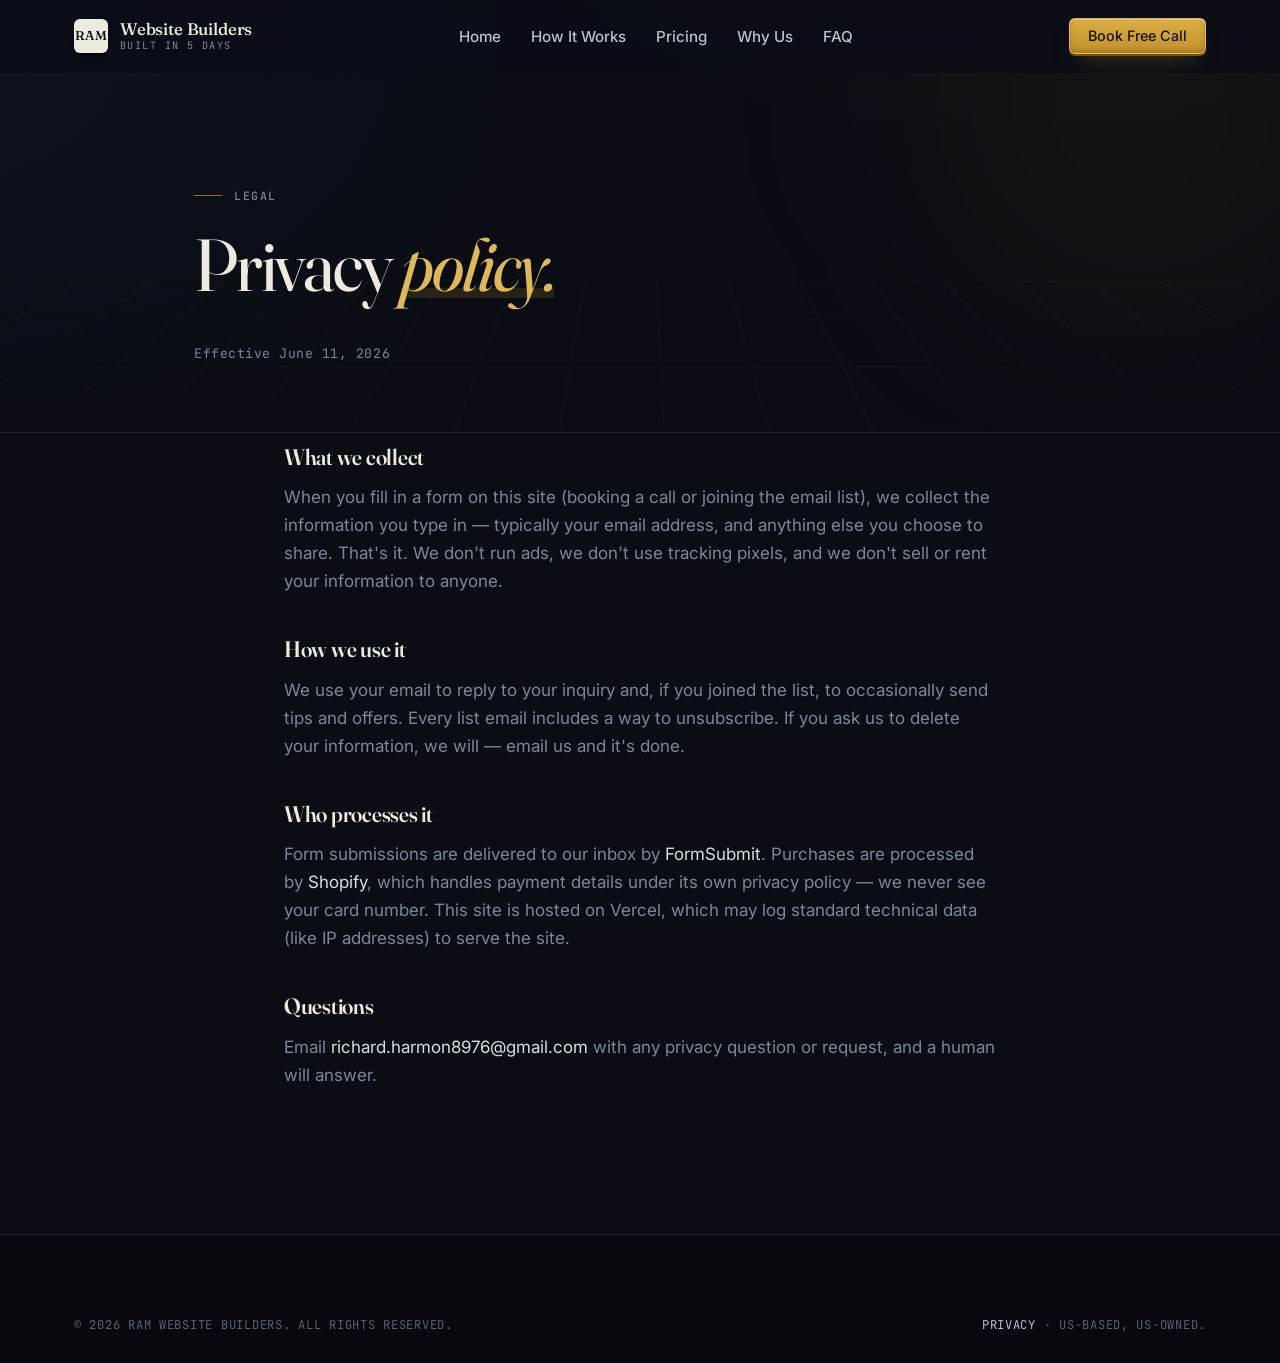
<file: privacy/index.html>
<!DOCTYPE html>
<html lang="en">
<head>
<meta charset="UTF-8">
<meta name="viewport" content="width=device-width, initial-scale=1.0">
<title>Privacy Policy | RAM Website Builders</title>
<meta name="description" content="How RAM Website Builders collects, uses, and protects your information.">
<meta property="og:title" content="Privacy Policy — RAM Website Builders">
<meta property="og:type" content="website">
<link rel="canonical" href="https://ramwebsites.com/privacy/">
<meta property="og:url" content="https://ramwebsites.com/privacy/">
<meta property="og:site_name" content="RAM Website Builders">
<link rel="preconnect" href="https://fonts.googleapis.com">
<link rel="preconnect" href="https://fonts.gstatic.com" crossorigin>
<link href="https://fonts.googleapis.com/css2?family=Fraunces:ital,opsz,wght@0,9..144,400..600;1,9..144,400..600&family=Inter:wght@400;500;600&family=JetBrains+Mono:wght@400;500&display=swap" rel="stylesheet">
<link rel="stylesheet" href="/assets/style.css?v=6">
<link rel="icon" type="image/svg+xml" href="/assets/favicon.svg">
</head>
<body>

<header class="nav" id="nav">
  <div class="nav-inner">
    <a href="/" class="brand" aria-label="RAM Website Builders home">
      <span class="brand-mark" aria-hidden="true">RAM</span>
      <span class="brand-text">
        <strong>Website Builders</strong>
        <span>Built in 5 Days</span>
      </span>
    </a>
    <button class="nav-toggle" aria-label="Open menu" aria-expanded="false">
      <svg viewBox="0 0 24 24" fill="none" stroke="currentColor" stroke-width="2" stroke-linecap="round" stroke-linejoin="round"><line x1="3" y1="6" x2="21" y2="6"/><line x1="3" y1="12" x2="21" y2="12"/><line x1="3" y1="18" x2="21" y2="18"/></svg>
    </button>
    <ul class="nav-links">
      <li><a href="/">Home</a></li>
      <li><a href="/how-it-works/">How It Works</a></li>
      <li><a href="/pricing/">Pricing</a></li>
      <li><a href="/why-us/">Why Us</a></li>
      <li><a href="/faq/">FAQ</a></li>
    </ul>
    <a href="/contact/#book" class="btn btn-primary nav-cta">Book Free Call</a>
  </div>
</header>

<main>

<section class="hero" style="padding-bottom:30px;">
  <div class="container hero-inner">
    <span class="eyebrow">Legal</span>
    <h1>Privacy <span class="underlined">policy.</span></h1>
    <p class="hero-meta">Effective June 11, 2026</p>
  </div>
</section>

<section style="padding-top:10px;">
  <div class="container" style="max-width:760px;">
    <h3>What we collect</h3>
    <p class="muted">When you fill in a form on this site (booking a call or joining the email list), we collect the information you type in — typically your email address, and anything else you choose to share. That's it. We don't run ads, we don't use tracking pixels, and we don't sell or rent your information to anyone.</p>

    <h3 style="margin-top:40px;">How we use it</h3>
    <p class="muted">We use your email to reply to your inquiry and, if you joined the list, to occasionally send tips and offers. Every list email includes a way to unsubscribe. If you ask us to delete your information, we will — email us and it's done.</p>

    <h3 style="margin-top:40px;">Who processes it</h3>
    <p class="muted">Form submissions are delivered to our inbox by <a href="https://formsubmit.co">FormSubmit</a>. Purchases are processed by <a href="https://www.shopify.com">Shopify</a>, which handles payment details under its own privacy policy — we never see your card number. This site is hosted on Vercel, which may log standard technical data (like IP addresses) to serve the site.</p>

    <h3 style="margin-top:40px;">Questions</h3>
    <p class="muted">Email <a href="mailto:richard.harmon8976@gmail.com">richard.harmon8976@gmail.com</a> with any privacy question or request, and a human will answer.</p>
  </div>
</section>

</main>

<footer class="footer">
  <div class="container">
    <div class="footer-bottom">
      <span>&copy; 2026 RAM Website Builders. All rights reserved.</span>
      <span><a href="/privacy/">Privacy</a> · US-based, US-owned.</span>
    </div>
  </div>
</footer>

<script src="/assets/main.js?v=6"></script>
</body>
</html>
</file>
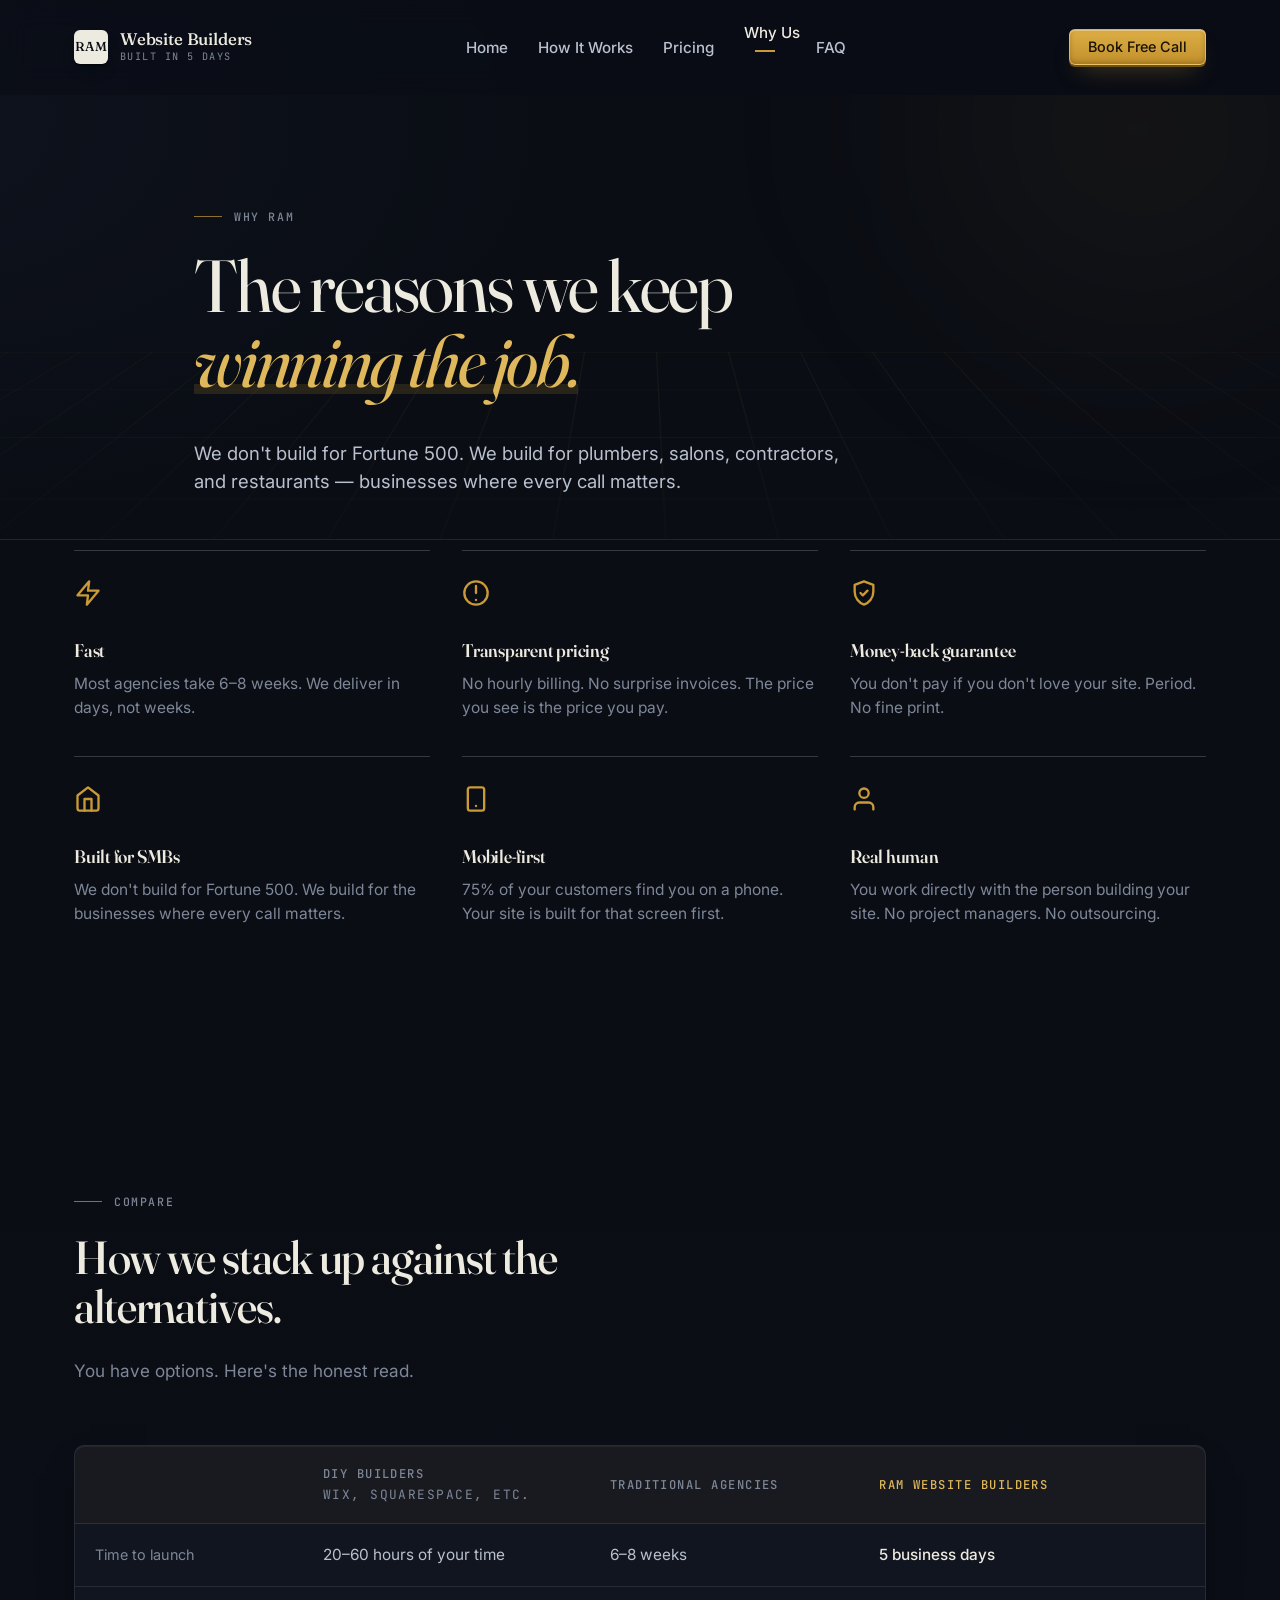
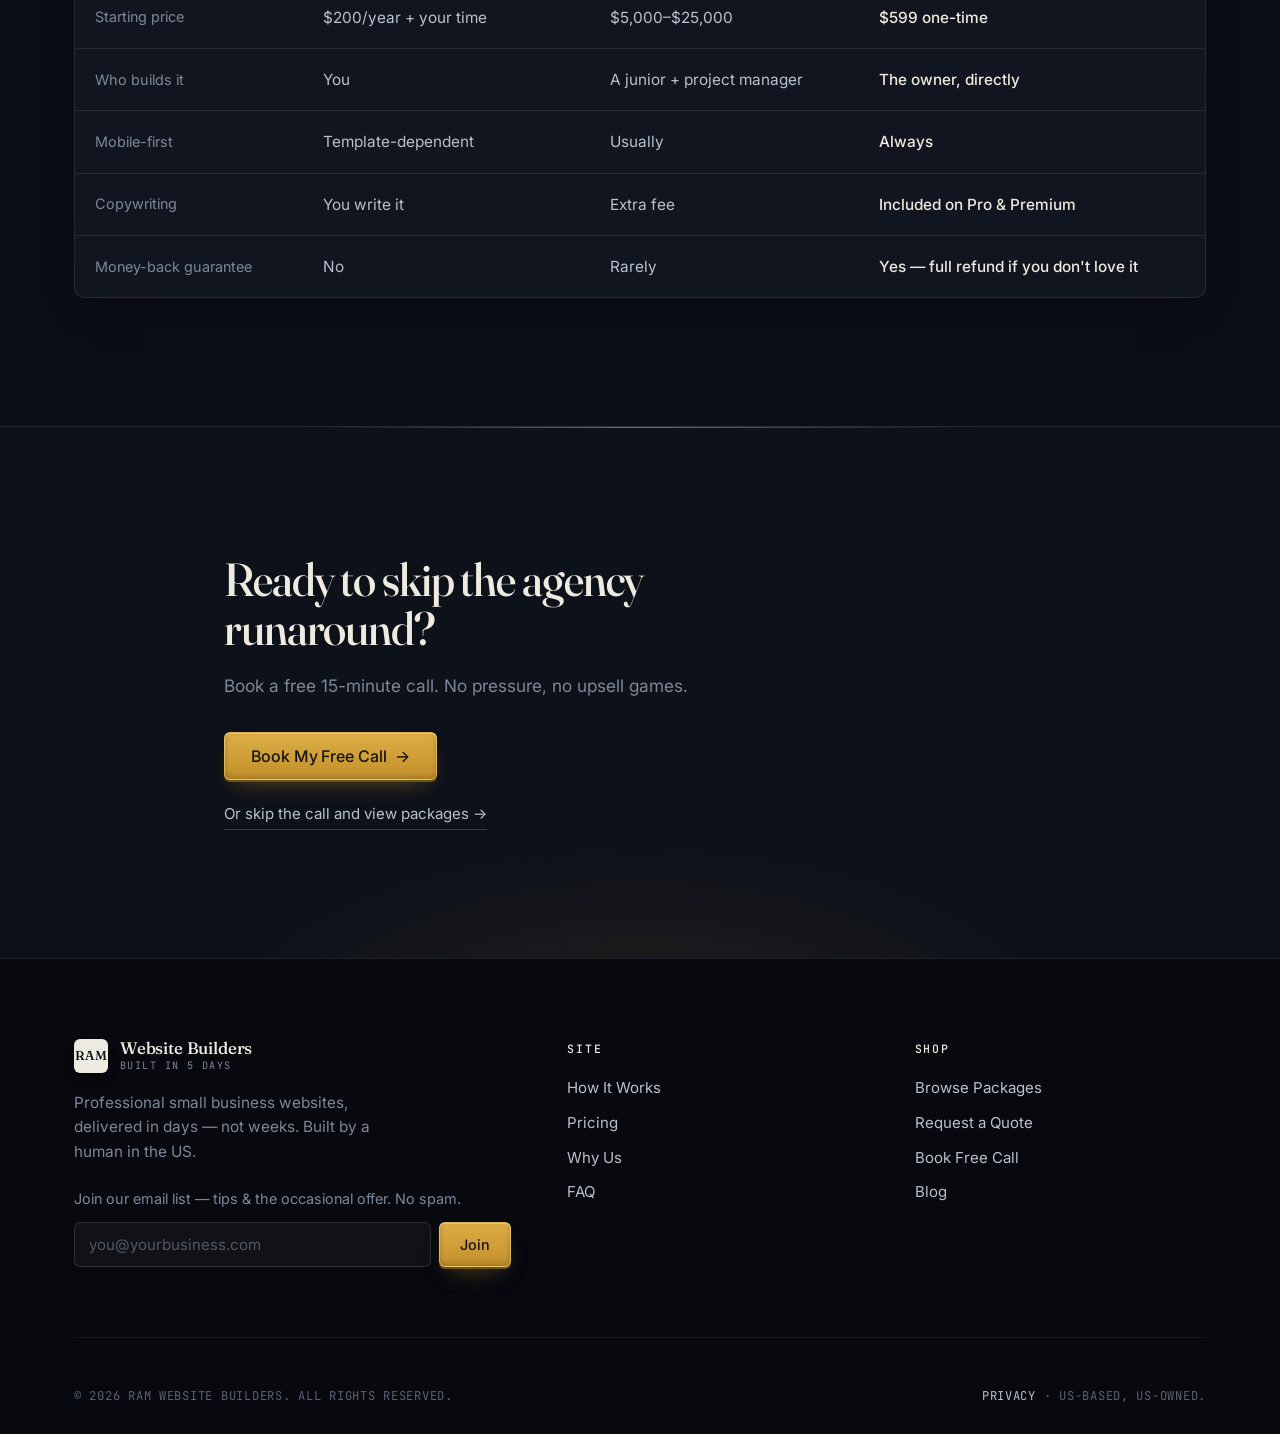
<file: why-us/index.html>
<!DOCTYPE html>
<html lang="en">
<head>
<meta charset="UTF-8">
<meta name="viewport" content="width=device-width, initial-scale=1.0">
<title>Why RAM Website Builders — Fast, Transparent, Money-Back Guaranteed</title>
<meta name="description" content="Why choose RAM Website Builders: 5-day delivery, transparent flat pricing, money-back guarantee, built for SMBs, mobile-first, real human builder — no agency hand-offs.">
<meta property="og:title" content="Why RAM Website Builders">
<meta property="og:description" content="Fast, transparent, money-back guaranteed. Built for small businesses by a real human.">
<meta property="og:type" content="website">
<meta name="twitter:card" content="summary_large_image">
<link rel="canonical" href="https://ramwebsites.com/why-us/">
<meta property="og:url" content="https://ramwebsites.com/why-us/">
<meta property="og:site_name" content="RAM Website Builders">
<meta property="og:image" content="https://ramwebsites.com/assets/og-image.png">
<meta property="og:image:width" content="1200">
<meta property="og:image:height" content="630">
<meta name="twitter:image" content="https://ramwebsites.com/assets/og-image.png">
<link rel="icon" type="image/svg+xml" href="/assets/favicon.svg">
<link rel="preconnect" href="https://fonts.googleapis.com">
<link rel="preconnect" href="https://fonts.gstatic.com" crossorigin>
<link href="https://fonts.googleapis.com/css2?family=Fraunces:ital,opsz,wght@0,9..144,400..600;1,9..144,400..600&family=Inter:wght@400;500;600&family=JetBrains+Mono:wght@400;500&display=swap" rel="stylesheet">
<link rel="stylesheet" href="/assets/style.css?v=6">
</head>
<body>

<header class="nav" id="nav">
  <div class="nav-inner">
    <a href="/" class="brand" aria-label="RAM Website Builders home">
      <span class="brand-mark" aria-hidden="true">RAM</span>
      <span class="brand-text">
        <strong>Website Builders</strong>
        <span>Built in 5 Days</span>
      </span>
    </a>
    <button class="nav-toggle" aria-label="Open menu" aria-expanded="false">
      <svg viewBox="0 0 24 24" fill="none" stroke="currentColor" stroke-width="2" stroke-linecap="round" stroke-linejoin="round"><line x1="3" y1="6" x2="21" y2="6"/><line x1="3" y1="12" x2="21" y2="12"/><line x1="3" y1="18" x2="21" y2="18"/></svg>
    </button>
    <ul class="nav-links">
      <li><a href="/">Home</a></li>
      <li><a href="/how-it-works/">How It Works</a></li>
      <li><a href="/pricing/">Pricing</a></li>
      <li><a href="/why-us/">Why Us</a></li>
      <li><a href="/faq/">FAQ</a></li>
    </ul>
    <a href="/contact/#book" class="btn btn-primary nav-cta">Book Free Call</a>
  </div>
</header>

<main>

<section class="hero" style="padding-bottom:30px;">
  <div class="container hero-inner">
    <span class="eyebrow">Why RAM</span>
    <h1>The reasons we keep <span class="underlined">winning the job.</span></h1>
    <p class="hero-sub">We don't build for Fortune 500. We build for plumbers, salons, contractors, and restaurants — businesses where every call matters.</p>
  </div>
</section>

<section style="padding-top:10px;">
  <div class="container">
    <div class="why-grid reveal">
      <div class="why-card">
        <div class="why-icon"><svg viewBox="0 0 24 24" fill="none" stroke="currentColor" stroke-width="2" stroke-linecap="round" stroke-linejoin="round"><polygon points="13 2 3 14 12 14 11 22 21 10 12 10 13 2"/></svg></div>
        <h3>Fast</h3>
        <p>Most agencies take 6–8 weeks. We deliver in days, not weeks.</p>
      </div>
      <div class="why-card">
        <div class="why-icon"><svg viewBox="0 0 24 24" fill="none" stroke="currentColor" stroke-width="2" stroke-linecap="round" stroke-linejoin="round"><circle cx="12" cy="12" r="10"/><line x1="12" y1="6" x2="12" y2="12"/><line x1="12" y1="18" x2="12" y2="18"/></svg></div>
        <h3>Transparent pricing</h3>
        <p>No hourly billing. No surprise invoices. The price you see is the price you pay.</p>
      </div>
      <div class="why-card">
        <div class="why-icon"><svg viewBox="0 0 24 24" fill="none" stroke="currentColor" stroke-width="2" stroke-linecap="round" stroke-linejoin="round"><path d="M12 2L4 5v6c0 5 3.5 9.5 8 11 4.5-1.5 8-6 8-11V5l-8-3z"/><polyline points="9 12 11 14 15 10"/></svg></div>
        <h3>Money-back guarantee</h3>
        <p>You don't pay if you don't love your site. Period. No fine print.</p>
      </div>
      <div class="why-card">
        <div class="why-icon"><svg viewBox="0 0 24 24" fill="none" stroke="currentColor" stroke-width="2" stroke-linecap="round" stroke-linejoin="round"><path d="M3 9l9-7 9 7v11a2 2 0 0 1-2 2H5a2 2 0 0 1-2-2z"/><polyline points="9 22 9 12 15 12 15 22"/></svg></div>
        <h3>Built for SMBs</h3>
        <p>We don't build for Fortune 500. We build for the businesses where every call matters.</p>
      </div>
      <div class="why-card">
        <div class="why-icon"><svg viewBox="0 0 24 24" fill="none" stroke="currentColor" stroke-width="2" stroke-linecap="round" stroke-linejoin="round"><rect x="5" y="2" width="14" height="20" rx="2"/><line x1="12" y1="18" x2="12" y2="18"/></svg></div>
        <h3>Mobile-first</h3>
        <p>75% of your customers find you on a phone. Your site is built for that screen first.</p>
      </div>
      <div class="why-card">
        <div class="why-icon"><svg viewBox="0 0 24 24" fill="none" stroke="currentColor" stroke-width="2" stroke-linecap="round" stroke-linejoin="round"><path d="M20 21v-2a4 4 0 0 0-4-4H8a4 4 0 0 0-4 4v2"/><circle cx="12" cy="7" r="4"/></svg></div>
        <h3>Real human</h3>
        <p>You work directly with the person building your site. No project managers. No outsourcing.</p>
      </div>
    </div>
  </div>
</section>

<section style="background:linear-gradient(180deg,transparent,rgba(31,58,95,0.03));">
  <div class="container">
    <div class="section-head reveal">
      <span class="eyebrow">Compare</span>
      <h2>How we stack up against the alternatives.</h2>
      <p>You have options. Here's the honest read.</p>
    </div>
    <div class="compare reveal">
      <table>
        <thead>
          <tr>
            <th></th>
            <th>DIY Builders<br><span style="font-weight:400;color:var(--text-light);font-size:.8rem;">Wix, Squarespace, etc.</span></th>
            <th>Traditional Agencies</th>
            <th class="ram">RAM Website Builders</th>
          </tr>
        </thead>
        <tbody>
          <tr>
            <td>Time to launch</td>
            <td>20–60 hours of your time</td>
            <td>6–8 weeks</td>
            <td class="ram">5 business days</td>
          </tr>
          <tr>
            <td>Starting price</td>
            <td>$200/year + your time</td>
            <td>$5,000–$25,000</td>
            <td class="ram">$599 one-time</td>
          </tr>
          <tr>
            <td>Who builds it</td>
            <td>You</td>
            <td>A junior + project manager</td>
            <td class="ram">The owner, directly</td>
          </tr>
          <tr>
            <td>Mobile-first</td>
            <td>Template-dependent</td>
            <td>Usually</td>
            <td class="ram">Always</td>
          </tr>
          <tr>
            <td>Copywriting</td>
            <td>You write it</td>
            <td>Extra fee</td>
            <td class="ram">Included on Pro &amp; Premium</td>
          </tr>
          <tr>
            <td>Money-back guarantee</td>
            <td>No</td>
            <td>Rarely</td>
            <td class="ram">Yes — full refund if you don't love it</td>
          </tr>
        </tbody>
      </table>
    </div>
  </div>
</section>

<section class="final-cta">
  <div class="container">
    <h2>Ready to skip the agency runaround?</h2>
    <p>Book a free 15-minute call. No pressure, no upsell games.</p>
    <a href="/contact/#book" class="btn btn-primary btn-arrow">Book My Free Call</a>
    <div><a href="/pricing/" class="secondary-link">Or skip the call and view packages →</a></div>
  </div>
</section>

</main>

<footer class="footer">
  <div class="container">
    <div class="footer-grid">
      <div>
        <a href="/" class="brand">
          <span class="brand-mark">RAM</span>
          <span class="brand-text">
            <strong>Website Builders</strong>
            <span>Built in 5 Days</span>
          </span>
        </a>
        <p class="tagline">Professional small business websites, delivered in days — not weeks. Built by a human in the US.</p>
        <div class="footer-newsletter">
          <p>Join our email list — tips &amp; the occasional offer. No spam.</p>
          <form class="newsletter-form" action="https://formsubmit.co/ajax/richard.harmon8976@gmail.com" method="POST"
                data-mailform data-success="You're on the list — thanks!">
            <input type="hidden" name="_subject" value="New email-list signup from ramwebsites.com">
            <input type="hidden" name="_template" value="table">
            <input type="hidden" name="_captcha" value="false">
            <input type="text" name="_honey" class="form-hp" tabindex="-1" autocomplete="off" aria-hidden="true">
            <input type="email" name="email" required autocomplete="email" placeholder="you@yourbusiness.com" aria-label="Your email address">
            <button type="submit" class="btn btn-primary">Join</button>
          </form>
          <p class="form-status" role="status" aria-live="polite"></p>
        </div>
      </div>
      <div>
        <h5>Site</h5>
        <ul>
          <li><a href="/how-it-works/">How It Works</a></li>
          <li><a href="/pricing/">Pricing</a></li>
          <li><a href="/why-us/">Why Us</a></li>
          <li><a href="/faq/">FAQ</a></li>
        </ul>
      </div>
      <div>
        <h5>Shop</h5>
        <ul>
          <li><a href="https://ram-website-builders.myshopify.com/">Browse Packages</a></li>
          <li><a href="https://ram-website-builders.myshopify.com/pages/request-a-quote">Request a Quote</a></li>
          <li><a href="/contact/#book">Book Free Call</a></li>
          <li><a href="https://ram-website-builders.myshopify.com/blogs/news">Blog</a></li>
        </ul>
      </div>
    </div>
    <div class="footer-bottom">
      <span>&copy; 2026 RAM Website Builders. All rights reserved.</span>
      <span><a href="/privacy/">Privacy</a> · US-based, US-owned.</span>
    </div>
  </div>
</footer>

<script src="/assets/main.js?v=6"></script>
</body>
</html>
</file>
<file: assets/style.css>
/* RAM Website Builders — shared styles
   v6 "Editorial Dark": the v5 typography and layout system on a deep
   ink palette, with restrained 3D depth. */

:root {
  /* Legacy token names kept — --navy is the primary ink (light on dark). */
  --navy: #EDEAE0;            /* heading / primary ink */
  --navy-dark: #07090F;
  --gold: #C99A35;            /* patinated brass */
  --gold-light: #E0B85C;
  --bg: #0A0D14;              /* deep warm ink */
  --bg-2: #0D1119;
  --paper: #11151F;           /* elevated panel */
  --card: #161B28;
  --text: #B9C0CE;
  --text-light: #7E8798;
  --rule: rgba(205, 214, 232, .22);   /* hairline rules */
  --border: rgba(190, 200, 222, .12);
  --border-strong: rgba(190, 200, 222, .26);

  --radius-sm: 6px;
  --radius: 10px;
  --radius-lg: 14px;

  --shadow-sm: 0 1px 0 rgba(255, 255, 255, .04) inset, 0 2px 6px rgba(0, 0, 0, .35);
  --shadow: 0 1px 0 rgba(255, 255, 255, .05) inset, 0 16px 36px -16px rgba(0, 0, 0, .65);
  --shadow-lg: 0 1px 0 rgba(255, 255, 255, .06) inset, 0 30px 60px -22px rgba(0, 0, 0, .8);

  --container: 1180px;
  --section-pad: clamp(72px, 10vw, 132px);
  --ease: cubic-bezier(.2, .8, .2, 1);

  --font-display: 'Fraunces', Georgia, serif;
  --font-body: 'Inter', system-ui, -apple-system, Segoe UI, Roboto, sans-serif;
  --font-mono: 'JetBrains Mono', ui-monospace, SFMono-Regular, Menlo, monospace;
}

* { box-sizing: border-box; }

html { scroll-behavior: smooth; -webkit-text-size-adjust: 100%; }

body {
  margin: 0;
  font-family: var(--font-body);
  font-weight: 400;
  font-size: 17px;
  line-height: 1.65;
  color: var(--text);
  background:
    radial-gradient(1000px 520px at 80% -12%, rgba(201, 154, 53, .05), transparent 60%),
    radial-gradient(1100px 660px at -8% 4%, rgba(64, 92, 150, .07), transparent 60%),
    var(--bg);
  -webkit-font-smoothing: antialiased;
  text-rendering: optimizeLegibility;
}

::selection { background: var(--gold); color: #151003; }
:focus-visible { outline: 2px solid var(--gold); outline-offset: 3px; border-radius: 4px; }

img, svg { max-width: 100%; display: block; }

a {
  color: #D9DEE9;
  text-decoration: none;
  transition: color .2s var(--ease);
}
a:hover { color: var(--gold-light); }

/* ---------- Typography ---------- */
h1, h2, h3, h4 {
  font-family: var(--font-display);
  font-weight: 500;
  letter-spacing: -0.018em;
  color: var(--navy);
  line-height: 1.08;
  margin: 0 0 .55em;
  font-variation-settings: "opsz" 96;
}
h1 {
  font-size: clamp(2.6rem, 6vw, 4.6rem);
  font-weight: 400;
  font-variation-settings: "opsz" 144;
  line-height: 1.02;
  letter-spacing: -0.03em;
}
h2 {
  font-size: clamp(1.9rem, 3.8vw, 2.9rem);
  font-weight: 500;
  line-height: 1.06;
  letter-spacing: -0.024em;
}
h3 {
  font-size: clamp(1.2rem, 2vw, 1.4rem);
  font-weight: 600;
  letter-spacing: -0.012em;
  line-height: 1.25;
}

h1 em, h2 em, h3 em {
  font-style: italic;
  font-variation-settings: "opsz" 144;
  color: var(--gold-light);
}

p { margin: 0 0 1em; }
p strong { color: var(--navy); font-weight: 600; }

.container {
  width: 100%;
  max-width: var(--container);
  margin: 0 auto;
  padding: 0 24px;
}

section { padding: var(--section-pad) 0; position: relative; }

/* Small caps eyebrow with monospace numbering */
.eyebrow {
  display: inline-flex;
  align-items: center;
  gap: 12px;
  font-family: var(--font-mono);
  font-size: .72rem;
  font-weight: 500;
  letter-spacing: .14em;
  text-transform: uppercase;
  color: var(--text-light);
  margin-bottom: 22px;
}
.eyebrow::before {
  content: "";
  width: 28px;
  height: 1px;
  background: var(--gold);
  opacity: .7;
}

/* Section heads are left-aligned by default */
.section-head { max-width: 680px; margin: 0 0 60px; }
.section-head p { color: var(--text-light); font-size: 1.075rem; }
.section-head.center { text-align: center; margin-left: auto; margin-right: auto; }

.muted { color: var(--text-light); }
.center { text-align: center; }

/* ---------- Buttons ---------- */
.btn {
  display: inline-flex;
  align-items: center;
  gap: .5em;
  font-family: var(--font-body);
  font-weight: 500;
  font-size: .98rem;
  letter-spacing: -0.005em;
  padding: 14px 22px;
  border-radius: var(--radius-sm);
  border: 1px solid transparent;
  cursor: pointer;
  transition: transform .16s var(--ease), background .2s var(--ease), color .2s var(--ease), border-color .2s var(--ease), box-shadow .2s var(--ease);
  white-space: nowrap;
  line-height: 1;
  position: relative;
}
.btn:hover { transform: translateY(-1px); }
.btn:active { transform: translateY(1px); }

/* matte brass key with a physical press */
.btn-primary {
  background: linear-gradient(180deg, #DCAE45 0%, #C2902C 100%);
  color: #1A1305;
  border-color: rgba(255, 226, 160, .4);
  box-shadow:
    0 1px 0 rgba(255, 255, 255, .35) inset,
    0 -2px 5px rgba(80, 52, 0, .3) inset,
    0 2px 0 #6E5310,
    0 12px 24px -12px rgba(201, 154, 53, .5);
}
.btn-primary:hover {
  background: linear-gradient(180deg, #E6BC55 0%, #CE9C34 100%);
  color: #1A1305;
  box-shadow:
    0 1px 0 rgba(255, 255, 255, .4) inset,
    0 -2px 5px rgba(80, 52, 0, .26) inset,
    0 3px 0 #6E5310,
    0 16px 30px -12px rgba(201, 154, 53, .6);
}
.btn-primary:active {
  box-shadow:
    0 1px 0 rgba(255, 255, 255, .3) inset,
    0 -2px 4px rgba(80, 52, 0, .3) inset,
    0 0 0 #6E5310,
    0 8px 16px -12px rgba(201, 154, 53, .5);
}

.btn-secondary {
  background: transparent;
  color: var(--navy);
  border-color: var(--border-strong);
}
.btn-secondary:hover {
  border-color: var(--gold);
  color: var(--gold-light);
  box-shadow: 0 0 0 1px rgba(201, 154, 53, .18), 0 10px 24px -16px rgba(0, 0, 0, .8);
}

.btn-ghost {
  background: transparent;
  color: var(--navy);
  padding: 10px 0;
  border-bottom: 1px solid var(--rule);
  border-radius: 0;
}
.btn-ghost:hover { color: var(--gold-light); border-bottom-color: var(--gold); }

.btn-on-dark {
  background: var(--navy);
  color: var(--bg);
}
.btn-on-dark:hover { background: #fff; color: var(--bg); }

.btn-arrow::after {
  content: "→";
  display: inline-block;
  transition: transform .2s var(--ease);
}
.btn-arrow:hover::after { transform: translateX(4px); }

/* ---------- Navigation ---------- */
.nav {
  position: sticky;
  top: 0;
  z-index: 50;
  background: rgba(10, 13, 20, 0.7);
  backdrop-filter: saturate(160%) blur(14px);
  -webkit-backdrop-filter: saturate(160%) blur(14px);
  border-bottom: 1px solid transparent;
  transition: border-color .2s var(--ease), background .2s var(--ease);
}
.nav.scrolled {
  background: rgba(10, 13, 20, 0.92);
  border-bottom-color: var(--border);
}
.nav-inner {
  display: flex;
  align-items: center;
  justify-content: space-between;
  padding: 18px 24px;
  max-width: var(--container);
  margin: 0 auto;
  gap: 16px;
}
.brand {
  display: flex;
  align-items: center;
  gap: 12px;
  font-weight: 600;
  color: var(--navy);
  letter-spacing: -0.01em;
}
.brand-mark {
  width: 34px; height: 34px;
  border-radius: var(--radius-sm);
  background: var(--navy);
  color: var(--bg);
  display: grid; place-items: center;
  font-family: var(--font-display);
  font-weight: 500;
  font-size: 13px;
  letter-spacing: .04em;
  box-shadow: 0 2px 0 rgba(0, 0, 0, .45), 0 8px 16px -8px rgba(0, 0, 0, .6);
}
.brand-text { display: flex; flex-direction: column; line-height: 1.05; }
.brand-text strong { font-family: var(--font-display); font-weight: 500; font-size: 1.05rem; color: var(--navy); letter-spacing: -0.01em; }
.brand-text span { font-family: var(--font-mono); font-size: .64rem; color: var(--text-light); font-weight: 400; letter-spacing: .14em; text-transform: uppercase; margin-top: 3px; }

.nav-links {
  display: flex;
  align-items: center;
  gap: 2px;
  list-style: none;
  padding: 0; margin: 0;
}
.nav-links a {
  color: var(--text);
  font-weight: 500;
  font-size: .95rem;
  padding: 8px 14px;
  border-radius: var(--radius-sm);
}
.nav-links a:hover { color: var(--navy); }
.nav-links a.active { color: var(--navy); }
.nav-links a.active::after {
  content: "";
  display: block;
  height: 2px;
  background: var(--gold);
  margin: 4px auto -4px;
  width: 20px;
}

.nav-cta { margin-left: 10px; padding: 10px 18px; font-size: .9rem; }

.nav-toggle {
  display: none;
  background: none;
  border: 0;
  padding: 8px;
  cursor: pointer;
  color: var(--navy);
}
.nav-toggle svg { width: 26px; height: 26px; }

@media (max-width: 880px) {
  .nav-links, .nav-cta { display: none; }
  .nav-toggle { display: inline-flex; }
  .nav.open .nav-links {
    display: flex;
    flex-direction: column;
    position: absolute;
    top: 100%; left: 0; right: 0;
    background: rgba(11, 14, 22, .98);
    backdrop-filter: blur(18px);
    -webkit-backdrop-filter: blur(18px);
    padding: 14px;
    gap: 2px;
    border-bottom: 1px solid var(--border);
    box-shadow: var(--shadow);
  }
  .nav.open .nav-links a { padding: 12px 16px; width: 100%; }
  .nav.open .nav-cta { display: inline-flex; margin: 8px 16px 4px; }
}

/* ---------- Hero ---------- */
.hero {
  position: relative;
  overflow: hidden;
  padding-top: clamp(64px, 8vw, 110px);
  padding-bottom: clamp(64px, 8vw, 110px);
  border-bottom: 1px solid var(--border);
}
/* faint perspective grid receding behind the hero — depth without noise */
.hero::before {
  content: "";
  position: absolute;
  left: -50vw;
  top: 58%;
  width: 200vw;
  height: 120%;
  z-index: 0;
  pointer-events: none;
  background:
    linear-gradient(rgba(201, 154, 53, .07) 1px, transparent 1px) 0 0 / 72px 72px,
    linear-gradient(90deg, rgba(201, 154, 53, .07) 1px, transparent 1px) 0 0 / 72px 72px;
  transform: perspective(620px) rotateX(62deg) translate3d(0, var(--hero-shift-1, 0), 0);
  transform-origin: 50% 0;
  -webkit-mask-image: radial-gradient(68% 80% at 50% 0%, #000 22%, transparent 76%);
  mask-image: radial-gradient(68% 80% at 50% 0%, #000 22%, transparent 76%);
}
.hero::after {
  content: "";
  position: absolute;
  width: 640px; height: 460px;
  border-radius: 50%;
  filter: blur(110px);
  z-index: 0;
  pointer-events: none;
  background: radial-gradient(circle at 60% 40%, rgba(201, 154, 53, .09), transparent 62%);
  top: -160px; right: -120px;
  transform: translate3d(0, var(--hero-shift-2, 0), 0);
}
.hero-inner {
  position: relative;
  z-index: 1;
  max-width: 940px;
  margin: 0 auto;
}
.hero h1 {
  color: var(--navy);
  max-width: 14ch;
}
.hero h1 .underlined {
  position: relative;
  display: inline-block;
  font-style: italic;
  color: var(--gold-light);
  white-space: normal;
}
.hero h1 .underlined::after {
  content: "";
  position: absolute;
  left: 0; right: 0;
  bottom: 4px;
  height: 10px;
  background: var(--gold);
  opacity: .16;
  z-index: -1;
}
.hero-sub {
  font-size: clamp(1.1rem, 1.45vw, 1.25rem);
  color: var(--text);
  max-width: 56ch;
  margin: 24px 0 12px;
  line-height: 1.55;
}
.hero-meta {
  font-family: var(--font-mono);
  font-size: .82rem;
  color: var(--text-light);
  letter-spacing: .04em;
  margin-bottom: 38px;
}
.hero-ctas {
  display: flex;
  gap: 14px;
  flex-wrap: wrap;
}

/* stats strip along the base of the hero */
.hero-rule {
  margin-top: clamp(48px, 6vw, 80px);
  padding-top: 26px;
  border-top: 1px solid var(--border);
  display: grid;
  grid-template-columns: repeat(4, 1fr);
  gap: 24px;
}
@media (max-width: 720px) {
  .hero-rule { grid-template-columns: repeat(2, 1fr); gap: 18px 24px; }
}

/* ---------- Trust bar ---------- */
.trustbar {
  padding: 0 0 var(--section-pad);
  position: relative;
  z-index: 1;
  border-bottom: 1px solid var(--border);
}
.trustbar-grid {
  display: grid;
  grid-template-columns: repeat(4, 1fr);
  gap: 36px 48px;
  padding: 36px 0 0;
}
.trust-stat {
  text-align: left;
  border-top: 1px solid var(--rule);
  padding-top: 18px;
}
.trust-stat strong {
  display: block;
  font-family: var(--font-display);
  font-size: clamp(2rem, 3.2vw, 2.8rem);
  font-weight: 400;
  color: var(--navy);
  line-height: 1;
  margin-bottom: 8px;
  letter-spacing: -0.025em;
}
.trust-stat span {
  font-family: var(--font-mono);
  color: var(--text-light);
  font-size: .76rem;
  letter-spacing: .08em;
  text-transform: uppercase;
}

@media (max-width: 720px) {
  .trustbar-grid { grid-template-columns: repeat(2, 1fr); gap: 28px; }
}

/* ---------- 3D tilt (driven by main.js cursor tracking) ---------- */
.tier, .hosting-card, .split-card, .proof {
  transform: perspective(1200px) rotateX(var(--rx, 0deg)) rotateY(var(--ry, 0deg)) translateY(var(--lift, 0px));
  transform-style: preserve-3d;
  transition: transform .18s ease-out, background .25s var(--ease), border-color .25s var(--ease), box-shadow .3s var(--ease);
  will-change: transform;
}

/* ---------- Steps ---------- */
.steps {
  display: grid;
  grid-template-columns: repeat(4, 1fr);
  gap: 28px;
}
.steps[style*="repeat(3,1fr)"] { grid-template-columns: repeat(3, 1fr); }

.step {
  background: transparent;
  border: 0;
  border-top: 1px solid var(--rule);
  border-radius: 0;
  padding: 26px 0 0;
  position: relative;
  transition: transform .25s var(--ease);
}
.step:hover { transform: translateY(-3px); }
.step:hover .step-num { color: var(--gold-light); }
.step-num {
  font-family: var(--font-mono);
  font-size: .78rem;
  font-weight: 500;
  color: var(--gold);
  letter-spacing: .08em;
  display: block;
  margin-bottom: 22px;
  transition: color .2s var(--ease);
}
.step h3 { margin-bottom: 10px; }
.step p { color: var(--text-light); margin: 0; font-size: .97rem; line-height: 1.55; }

@media (max-width: 980px) { .steps, .steps[style*="repeat(3,1fr)"] { grid-template-columns: repeat(2, 1fr); } }
@media (max-width: 540px) { .steps, .steps[style*="repeat(3,1fr)"] { grid-template-columns: 1fr; } }

/* ---------- Pricing ---------- */
.pricing {
  display: grid;
  grid-template-columns: repeat(3, 1fr);
  gap: 0;
  align-items: stretch;
  border: 1px solid var(--border);
  border-radius: var(--radius);
  background: var(--paper);
  overflow: visible;
  box-shadow: var(--shadow);
  perspective: 1600px;
}
.tier {
  background: var(--paper);
  border: 0;
  border-right: 1px solid var(--border);
  border-radius: 0;
  padding: 40px 32px 36px;
  display: flex;
  flex-direction: column;
  position: relative;
}
.tier:first-child { border-radius: var(--radius) 0 0 var(--radius); }
.tier:last-child { border-right: 0; border-radius: 0 var(--radius) var(--radius) 0; }
.tier:hover { background: var(--card); --lift: -4px; box-shadow: var(--shadow-lg); z-index: 1; }
/* the featured tier is the one light panel on the dark page */
.tier.featured {
  background: var(--navy);
  color: #2A3243;
  border-radius: var(--radius-sm);
  margin: -1px;
  box-shadow: var(--shadow-lg), 0 0 0 1px rgba(201, 154, 53, .35);
  z-index: 1;
}
.tier.featured:hover { background: #F6F3EA; --lift: -4px; }
.tier.featured h3, .tier.featured .tier-price strong { color: #10131C; }
.tier.featured .tier-name { color: #A37C20; }
.tier.featured .tier-tagline, .tier.featured li { color: #4A5264; }
.tier.featured .tier-price span { color: #79808F; }
.tier.featured .btn-secondary {
  color: #10131C;
  border-color: #10131C;
}
.tier.featured .btn-secondary:hover { background: #10131C; color: var(--navy); box-shadow: none; }
.tier.featured .tier-badge { color: #A37C20; }
.tier.featured .tier-badge::before { background: #C99A35; }

.tier-badge {
  position: absolute;
  top: 24px; right: 24px; left: auto; transform: none;
  background: transparent;
  color: var(--gold-light);
  font-family: var(--font-mono);
  font-weight: 500;
  font-size: .68rem;
  letter-spacing: .14em;
  text-transform: uppercase;
  padding: 0;
  border: 0;
  border-radius: 0;
  box-shadow: none;
  display: inline-flex;
  align-items: center;
  gap: 8px;
}
.tier-badge::before {
  content: "";
  width: 6px; height: 6px;
  background: var(--gold);
  border-radius: 50%;
  box-shadow: 0 0 8px rgba(201, 154, 53, .8);
}

.tier-name {
  font-family: var(--font-mono);
  font-size: .76rem;
  color: var(--gold);
  font-weight: 500;
  margin-bottom: 24px;
  letter-spacing: .14em;
  text-transform: uppercase;
}
.tier-price {
  display: flex;
  align-items: baseline;
  gap: 6px;
  margin-bottom: 8px;
}
.tier-price strong {
  font-family: var(--font-display);
  font-size: clamp(2.4rem, 3.4vw, 3rem);
  color: var(--navy);
  font-weight: 400;
  letter-spacing: -0.025em;
}
.tier-price span {
  font-family: var(--font-mono);
  color: var(--text-light);
  font-size: .74rem;
  letter-spacing: .08em;
  text-transform: uppercase;
}
.tier-tagline {
  color: var(--text-light);
  margin: 8px 0 30px;
  font-size: .98rem;
  line-height: 1.5;
}
.tier ul {
  list-style: none;
  padding: 0; margin: 0 0 32px;
  display: flex;
  flex-direction: column;
  gap: 12px;
  flex: 1;
}
.tier li {
  display: flex;
  gap: 12px;
  align-items: flex-start;
  color: var(--text);
  font-size: .95rem;
  line-height: 1.4;
}
.tier li::before {
  content: "";
  display: inline-block;
  flex-shrink: 0;
  width: 16px; height: 16px;
  margin-top: 4px;
  background: url("data:image/svg+xml;utf8,<svg xmlns='http://www.w3.org/2000/svg' viewBox='0 0 24 24' fill='none' stroke='%23C99A35' stroke-width='2.4' stroke-linecap='round' stroke-linejoin='round'><polyline points='20 6 9 17 4 12'/></svg>") center / 16px no-repeat;
}
.tier .btn { width: 100%; justify-content: center; }

@media (max-width: 980px) {
  .pricing { grid-template-columns: 1fr; max-width: 480px; margin: 0 auto; }
  .tier { border-right: 0; border-bottom: 1px solid var(--border); }
  .tier:first-child { border-radius: var(--radius) var(--radius) 0 0; }
  .tier:last-child { border-bottom: 0; border-radius: 0 0 var(--radius) var(--radius); }
}

.pricing-foot {
  text-align: center;
  margin-top: 32px;
  color: var(--text-light);
  font-size: .94rem;
}

/* ---------- Hosting tier compact cards ---------- */
.hosting {
  display: grid;
  grid-template-columns: repeat(3, 1fr);
  gap: 24px;
  margin-top: 24px;
  perspective: 1400px;
}
.hosting-card {
  background: var(--paper);
  border: 1px solid var(--border);
  border-radius: var(--radius);
  padding: 28px 24px;
  position: relative;
  box-shadow: var(--shadow-sm);
}
.hosting-card:hover { border-color: var(--border-strong); background: var(--card); --lift: -4px; box-shadow: var(--shadow); }
.hosting-card h4 { font-family: var(--font-display); font-weight: 500; margin: 0 0 4px; font-size: 1.05rem; color: var(--navy); letter-spacing: -0.01em; }
.hosting-card .price {
  font-family: var(--font-display);
  font-weight: 400;
  color: var(--navy);
  font-size: 1.7rem;
  margin: 8px 0 10px;
  letter-spacing: -0.025em;
}
.hosting-card .price span {
  font-family: var(--font-mono);
  font-size: .72rem;
  color: var(--text-light);
  letter-spacing: .08em;
  text-transform: uppercase;
}
.hosting-card p { color: var(--text-light); font-size: .95rem; margin: 0 0 16px; line-height: 1.5; }
.hosting-card a { font-weight: 500; font-size: .92rem; color: var(--navy); border-bottom: 1px solid var(--rule); padding-bottom: 2px; }
.hosting-card a:hover { color: var(--gold-light); border-color: var(--gold); }
@media (max-width: 800px) { .hosting { grid-template-columns: 1fr; } }

/* ---------- Why Us cards ---------- */
.why-grid {
  display: grid;
  grid-template-columns: repeat(3, 1fr);
  gap: 36px 32px;
}
.why-card {
  background: transparent;
  border: 0;
  border-top: 1px solid var(--rule);
  border-radius: 0;
  padding: 28px 0 0;
  transition: transform .25s var(--ease);
}
.why-card:hover { transform: translateY(-3px); }
.why-icon {
  width: 40px; height: 40px;
  border-radius: 0;
  background: transparent;
  color: var(--gold);
  display: grid; place-items: start;
  margin-bottom: 20px;
}
.why-icon svg { width: 28px; height: 28px; }
.why-card h3 { margin-bottom: 10px; font-size: 1.15rem; }
.why-card p { color: var(--text-light); margin: 0; font-size: .97rem; line-height: 1.55; }

@media (max-width: 900px) { .why-grid { grid-template-columns: repeat(2, 1fr); } }
@media (max-width: 560px) { .why-grid { grid-template-columns: 1fr; } }

/* ---------- Compare table ---------- */
.compare {
  background: var(--paper);
  border: 1px solid var(--border);
  border-radius: var(--radius);
  padding: 0;
  overflow: hidden;
  box-shadow: var(--shadow);
}
.compare table { width: 100%; border-collapse: collapse; }
.compare th, .compare td {
  padding: 18px 20px;
  text-align: left;
  border-bottom: 1px solid var(--border);
  font-size: .96rem;
}
.compare thead th {
  background: rgba(201, 154, 53, .04);
  font-family: var(--font-mono);
  font-weight: 500;
  color: var(--text-light);
  font-size: .76rem;
  letter-spacing: .12em;
  text-transform: uppercase;
}
.compare th.ram { color: var(--gold-light); }
.compare tr:last-child td { border-bottom: 0; }
.compare td.ram { font-weight: 500; color: var(--navy); }
.compare td:first-child { color: var(--text-light); font-size: .9rem; }
@media (max-width: 720px) {
  .compare th, .compare td { padding: 12px 12px; font-size: .88rem; }
}

/* ---------- FAQ ---------- */
.faqs {
  max-width: 820px;
  margin: 0 auto;
  display: flex;
  flex-direction: column;
}
.faqs details {
  background: transparent;
  border: 0;
  border-top: 1px solid var(--rule);
  border-radius: 0;
  transition: none;
}
.faqs details:last-child { border-bottom: 1px solid var(--rule); }
.faqs details[open] { background: transparent; box-shadow: none; }
.faqs summary {
  cursor: pointer;
  padding: 26px 0;
  font-family: var(--font-display);
  font-weight: 500;
  color: var(--navy);
  font-size: 1.15rem;
  letter-spacing: -0.01em;
  list-style: none;
  display: flex;
  justify-content: space-between;
  align-items: center;
  gap: 16px;
}
.faqs summary::-webkit-details-marker { display: none; }
.faqs summary::after {
  content: "+";
  font-family: var(--font-mono);
  font-size: 1.4rem;
  color: var(--text-light);
  font-weight: 400;
  transition: transform .2s var(--ease), color .2s var(--ease);
  line-height: 1;
}
.faqs details[open] summary::after { content: "−"; color: var(--gold-light); }
.faqs .faq-body {
  padding: 0 0 26px;
  color: var(--text-light);
  font-size: 1rem;
  line-height: 1.65;
  max-width: 64ch;
}

/* ---------- Timeline ---------- */
.timeline {
  position: relative;
  max-width: 820px;
  margin: 56px auto 0;
  padding-left: 28px;
}
.timeline::before {
  content: "";
  position: absolute;
  left: 8px;
  top: 6px; bottom: 6px;
  width: 1px;
  background: linear-gradient(to bottom, var(--gold), rgba(201, 154, 53, .08));
}
.tl-item { position: relative; padding-bottom: 36px; padding-left: 24px; }
.tl-item:last-child { padding-bottom: 0; }
.tl-item::before {
  content: "";
  position: absolute;
  left: -25px; top: 8px;
  width: 13px; height: 13px;
  border-radius: 50%;
  background: var(--bg);
  border: 1.5px solid var(--gold);
  box-shadow: 0 0 10px rgba(201, 154, 53, .35);
}
.tl-day {
  font-family: var(--font-mono);
  font-size: .72rem;
  font-weight: 500;
  color: var(--text-light);
  letter-spacing: .14em;
  text-transform: uppercase;
  margin-bottom: 6px;
}
.tl-item h4 { font-family: var(--font-display); font-weight: 500; margin: 0 0 6px; font-size: 1.15rem; color: var(--navy); letter-spacing: -0.01em; }
.tl-item p { color: var(--text-light); font-size: .96rem; margin: 0; line-height: 1.55; }

/* ---------- Two-column split ---------- */
.split {
  display: grid;
  grid-template-columns: 1fr 1fr;
  gap: 40px;
  perspective: 1400px;
}
.split-card {
  background: var(--paper);
  border: 1px solid var(--border);
  border-radius: var(--radius);
  padding: 40px;
  position: relative;
  box-shadow: var(--shadow-sm);
}
.split-card:hover { border-color: var(--border-strong); --lift: -4px; box-shadow: var(--shadow); }
.split-card h3 { font-size: 1.3rem; margin-bottom: 16px; }
.split-card ul { padding-left: 0; list-style: none; color: var(--text-light); margin: 0; }
.split-card li { margin-bottom: 10px; padding-left: 18px; position: relative; }
.split-card li::before {
  content: "—";
  position: absolute;
  left: 0;
  color: var(--gold);
  font-weight: 500;
}
@media (max-width: 820px) { .split { grid-template-columns: 1fr; } }

/* ---------- Social-proof teaser ---------- */
.proof {
  text-align: center;
  background: var(--paper);
  border: 1px solid var(--border);
  border-radius: var(--radius);
  padding: 40px 32px;
  position: relative;
  box-shadow: var(--shadow-sm);
}
.proof:hover { --lift: -3px; box-shadow: var(--shadow); }
.proof strong { color: var(--navy); font-family: var(--font-display); font-weight: 500; font-size: 1.2rem; letter-spacing: -0.01em; }
.proof .industries {
  display: flex; flex-wrap: wrap; justify-content: center; gap: 8px 12px;
  margin-top: 20px;
}
.proof .industries span {
  display: inline-block;
  background: transparent;
  border: 1px solid var(--border-strong);
  color: var(--text);
  padding: 6px 14px;
  border-radius: 999px;
  font-size: .85rem;
  font-family: var(--font-mono);
  font-weight: 400;
  letter-spacing: .02em;
  transition: border-color .2s var(--ease), color .2s var(--ease);
}
.proof .industries span:hover {
  border-color: var(--gold);
  color: var(--gold-light);
}
.proof .muted { margin-left: auto; margin-right: auto; }

/* ---------- Final CTA ---------- */
.final-cta {
  background:
    radial-gradient(620px 300px at 50% 118%, rgba(201, 154, 53, .12), transparent 70%),
    var(--bg-2);
  color: var(--navy);
  text-align: left;
  position: relative;
  overflow: hidden;
  border-top: 1px solid var(--border);
}
.final-cta::before {
  content: "";
  position: absolute;
  left: 50%; top: 0;
  width: min(640px, 86%);
  height: 1px;
  transform: translateX(-50%);
  background: linear-gradient(90deg, transparent, rgba(201, 154, 53, .65), transparent);
}
.final-cta .container { position: relative; z-index: 1; max-width: 880px; }
.final-cta h2 { color: var(--navy); margin-bottom: 18px; max-width: 16ch; }
.final-cta p { color: var(--text-light); font-size: 1.08rem; margin-bottom: 32px; max-width: 50ch; }
.final-cta .btn { font-size: 1rem; padding: 15px 26px; }
.final-cta .secondary-link {
  display: inline-block;
  margin-top: 22px;
  color: var(--text);
  font-size: .94rem;
  border-bottom: 1px solid var(--rule);
  padding-bottom: 2px;
}
.final-cta .secondary-link:hover { color: var(--gold-light); border-color: var(--gold); }

/* ---------- Footer ---------- */
.footer {
  background: var(--navy-dark);
  color: var(--text-light);
  padding: 80px 0 28px;
  font-size: .94rem;
  border-top: 1px solid var(--border);
}
.footer-grid {
  display: grid;
  grid-template-columns: 1.5fr 1fr 1fr;
  gap: 56px;
  margin-bottom: 48px;
  padding-bottom: 32px;
  border-bottom: 1px solid rgba(190, 200, 222, 0.08);
}
.footer .brand { color: var(--navy); margin-bottom: 18px; }
.footer .brand-text strong { color: var(--navy); }
.footer .brand-text span { color: var(--text-light); }
.footer .brand-mark { background: var(--navy); color: var(--bg); }
.footer p.tagline { color: var(--text-light); font-size: .96rem; max-width: 340px; line-height: 1.6; }
.footer h5 {
  color: var(--navy);
  font-family: var(--font-mono);
  font-size: .72rem;
  font-weight: 500;
  text-transform: uppercase;
  letter-spacing: .16em;
  margin: 0 0 18px;
}
.footer ul { list-style: none; padding: 0; margin: 0; display: flex; flex-direction: column; gap: 10px; }
.footer a { color: var(--text); }
.footer a:hover { color: var(--gold-light); }
.footer-bottom {
  display: flex;
  justify-content: space-between;
  gap: 16px;
  flex-wrap: wrap;
  font-family: var(--font-mono);
  font-size: .76rem;
  color: rgba(126, 135, 152, 0.7);
  letter-spacing: .06em;
  text-transform: uppercase;
}
@media (max-width: 720px) {
  .footer-grid { grid-template-columns: 1fr 1fr; }
}
@media (max-width: 500px) {
  .footer-grid { grid-template-columns: 1fr; gap: 36px; }
}

/* ---------- Scroll reveal ---------- */
.reveal { opacity: 0; transform: translateY(14px); transition: opacity .8s var(--ease), transform .8s var(--ease); }
.reveal.in { opacity: 1; transform: none; }

/* ---------- Scroll-driven motion ---------- */
.hero-inner {
  will-change: transform, opacity;
  transform-origin: 50% 30%;
}

/* Slim reading-progress bar pinned to the top of the page */
.scroll-progress {
  position: fixed;
  top: 0; left: 0;
  width: 100%;
  height: 2px;
  transform: scaleX(0);
  transform-origin: 0 50%;
  background: var(--gold);
  box-shadow: 0 0 10px rgba(201, 154, 53, .5);
  z-index: 60;
  pointer-events: none;
  transition: transform .12s linear;
}

@media (prefers-reduced-motion: reduce) {
  .scroll-progress { display: none; }
  .hero-inner { transform: none !important; opacity: 1 !important; }
  .hero::before, .hero::after { transform: none !important; }
}

/* ---------- Forms ---------- */
.form-card {
  background: var(--paper);
  border: 1px solid var(--border);
  border-radius: var(--radius);
  padding: clamp(28px, 4vw, 44px);
  box-shadow: var(--shadow);
  max-width: 580px;
  margin: 0 auto;
  position: relative;
}
.form-card::before {
  content: "";
  position: absolute;
  left: 28px; right: 28px; top: 0;
  height: 1px;
  background: linear-gradient(90deg, transparent, rgba(201, 154, 53, .5), transparent);
}
.form { display: flex; flex-direction: column; gap: 18px; }
.form-row { display: grid; grid-template-columns: 1fr 1fr; gap: 16px; }
@media (max-width: 540px) { .form-row { grid-template-columns: 1fr; } }
.field { display: flex; flex-direction: column; gap: 8px; }
.field label {
  font-family: var(--font-mono);
  font-size: .72rem;
  font-weight: 500;
  color: var(--text-light);
  letter-spacing: .12em;
  text-transform: uppercase;
}
.field input,
.field textarea {
  font-family: var(--font-body);
  font-size: 1rem;
  color: var(--navy);
  background: rgba(7, 9, 15, .6);
  border: 1px solid var(--border);
  border-radius: var(--radius-sm);
  padding: 14px 16px;
  width: 100%;
  transition: border-color .2s var(--ease), box-shadow .2s var(--ease);
}
.field input::placeholder, .field textarea::placeholder { color: var(--text-light); opacity: .55; }
.field textarea { resize: vertical; min-height: 120px; }
.field input:focus,
.field textarea:focus {
  outline: none;
  border-color: var(--gold);
  box-shadow: 0 0 0 3px rgba(201, 154, 53, .14);
}
.form .btn { align-self: flex-start; margin-top: 4px; }
.form-hp { position: absolute; left: -9999px; width: 1px; height: 1px; overflow: hidden; }
.form-status { font-size: .92rem; min-height: 1.2em; margin: 0; }
.form-status.ok { color: #7CBF6E; font-weight: 500; }
.form-status.err { color: #E07B7B; font-weight: 500; }
.form-note { font-size: .85rem; color: var(--text-light); margin: 0; }

/* Footer newsletter */
.footer-newsletter { margin-top: 22px; }
.footer-newsletter p { color: var(--text-light); font-size: .9rem; margin: 0 0 12px; }
.newsletter-form { display: flex; gap: 8px; flex-wrap: wrap; }
.newsletter-form input[type="email"] {
  flex: 1;
  min-width: 0;
  font-family: var(--font-body);
  font-size: .94rem;
  padding: 12px 14px;
  border-radius: var(--radius-sm);
  border: 1px solid rgba(190, 200, 222, 0.16);
  background: rgba(255, 255, 255, 0.04);
  color: var(--navy);
}
.newsletter-form input[type="email"]::placeholder { color: rgba(126, 135, 152, 0.6); }
.newsletter-form input[type="email"]:focus {
  outline: none;
  border-color: var(--gold);
  background: rgba(255, 255, 255, 0.06);
}
.newsletter-form .btn { padding: 12px 20px; font-size: .9rem; }
.footer .form-status { margin-top: 8px; }
.footer .form-status.ok { color: var(--gold-light); }
.footer .form-status.err { color: #E07B7B; }

@media (prefers-reduced-motion: reduce) {
  *, *::before, *::after {
    animation-duration: .01ms !important;
    transition-duration: .01ms !important;
  }
  html { scroll-behavior: auto; }
  .tier, .hosting-card, .split-card, .proof { transform: none !important; }
}
</file>
